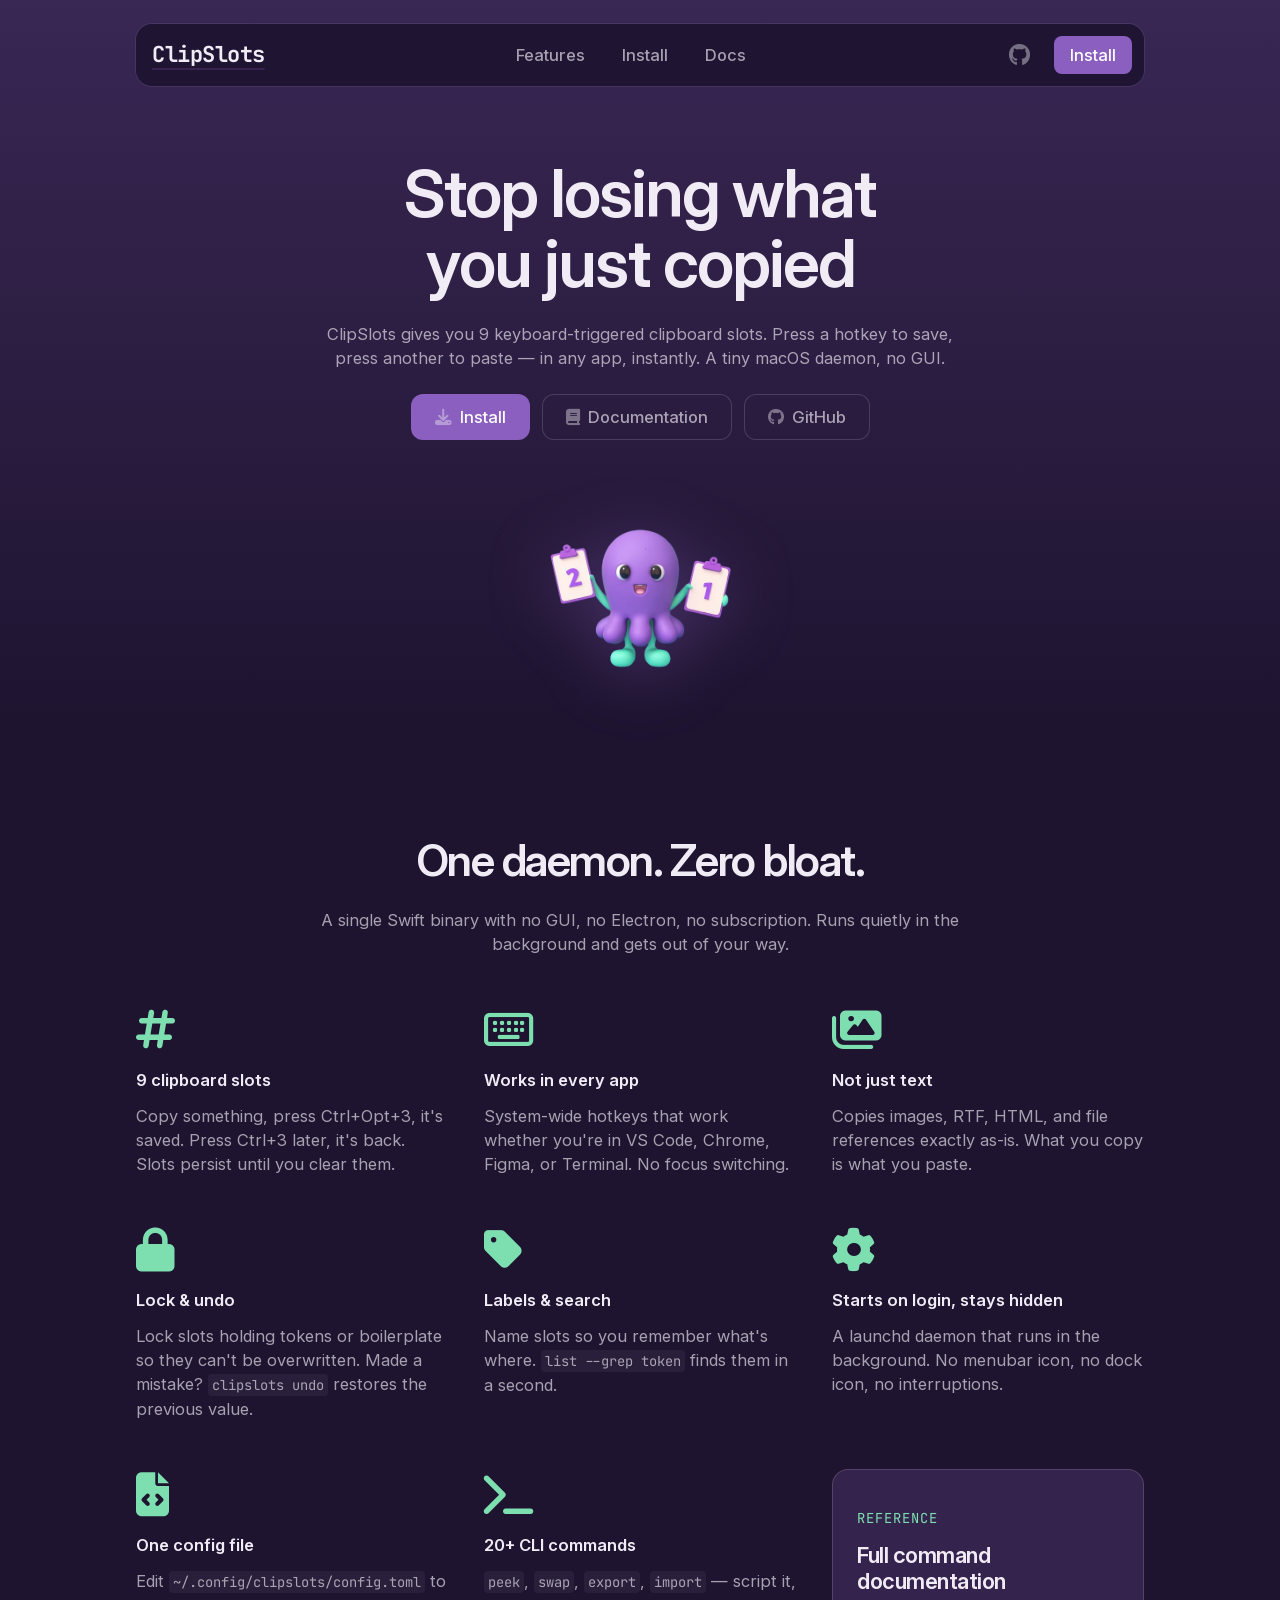
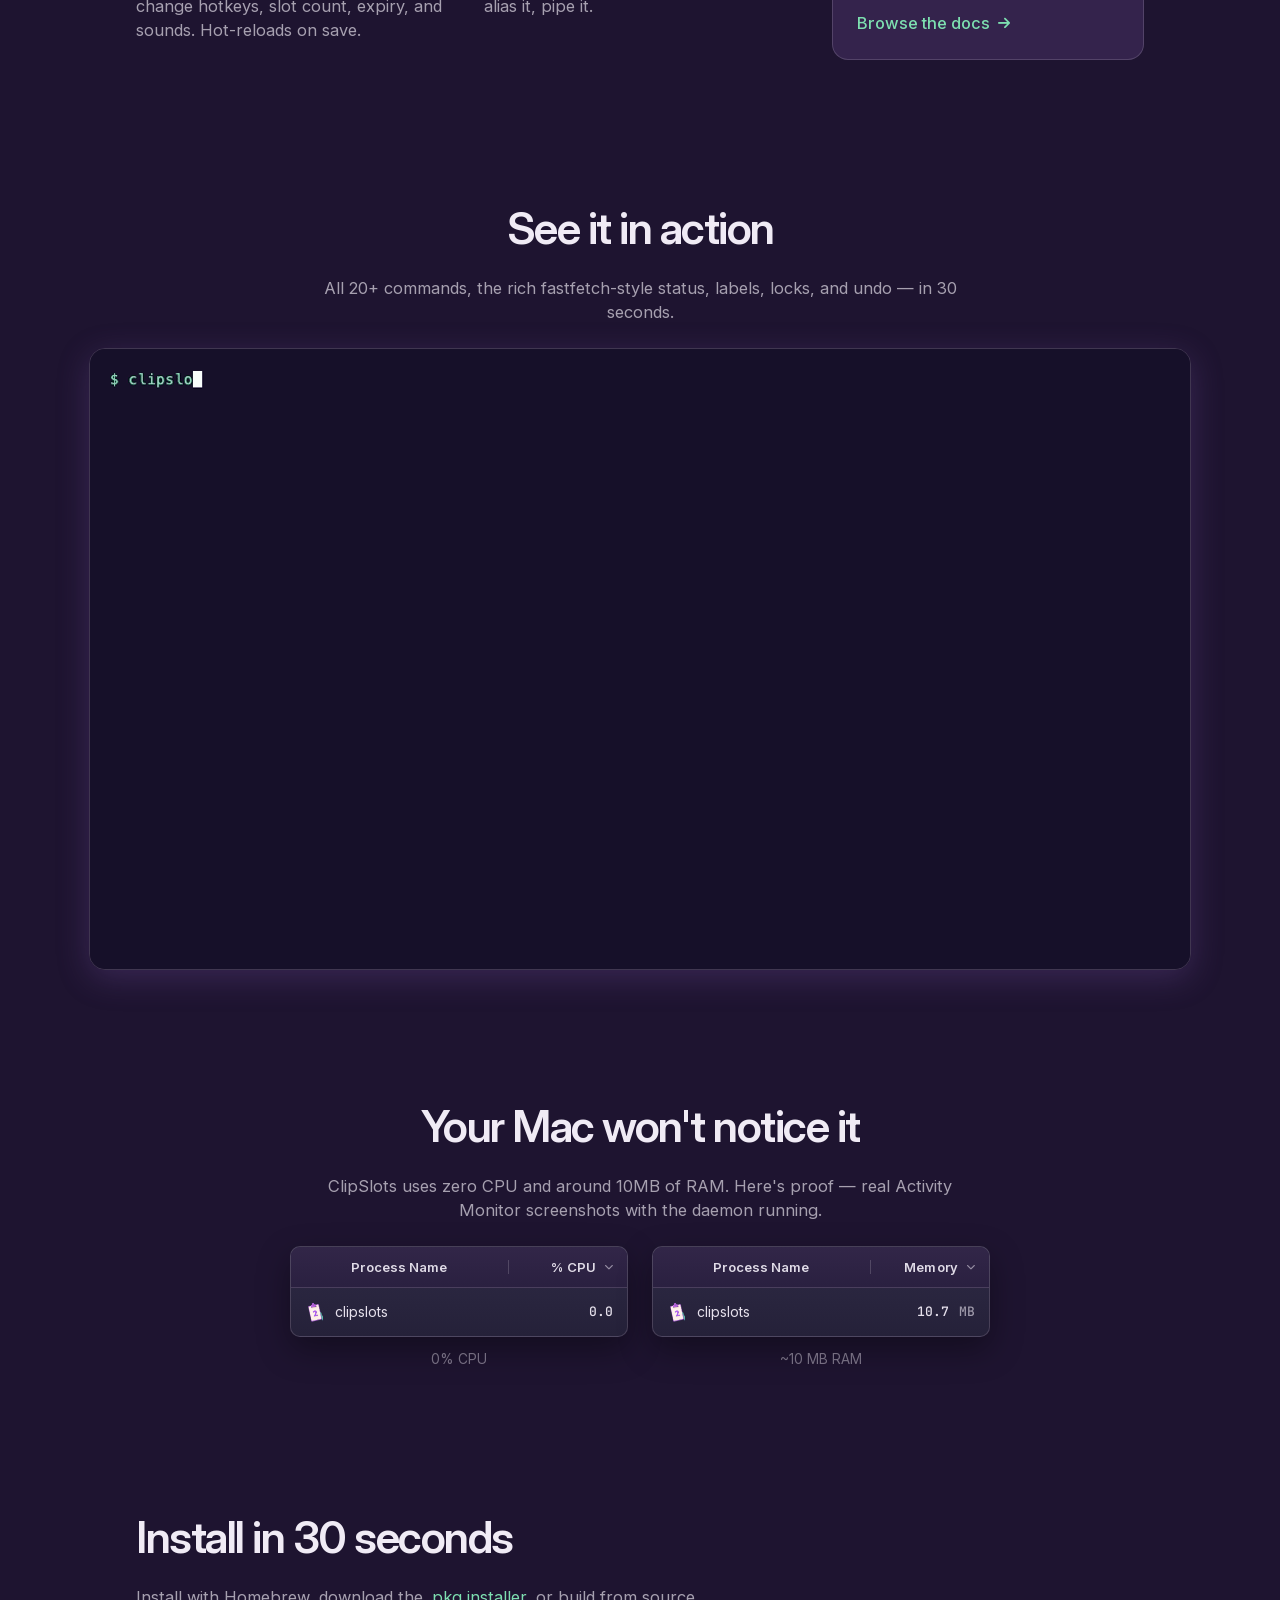
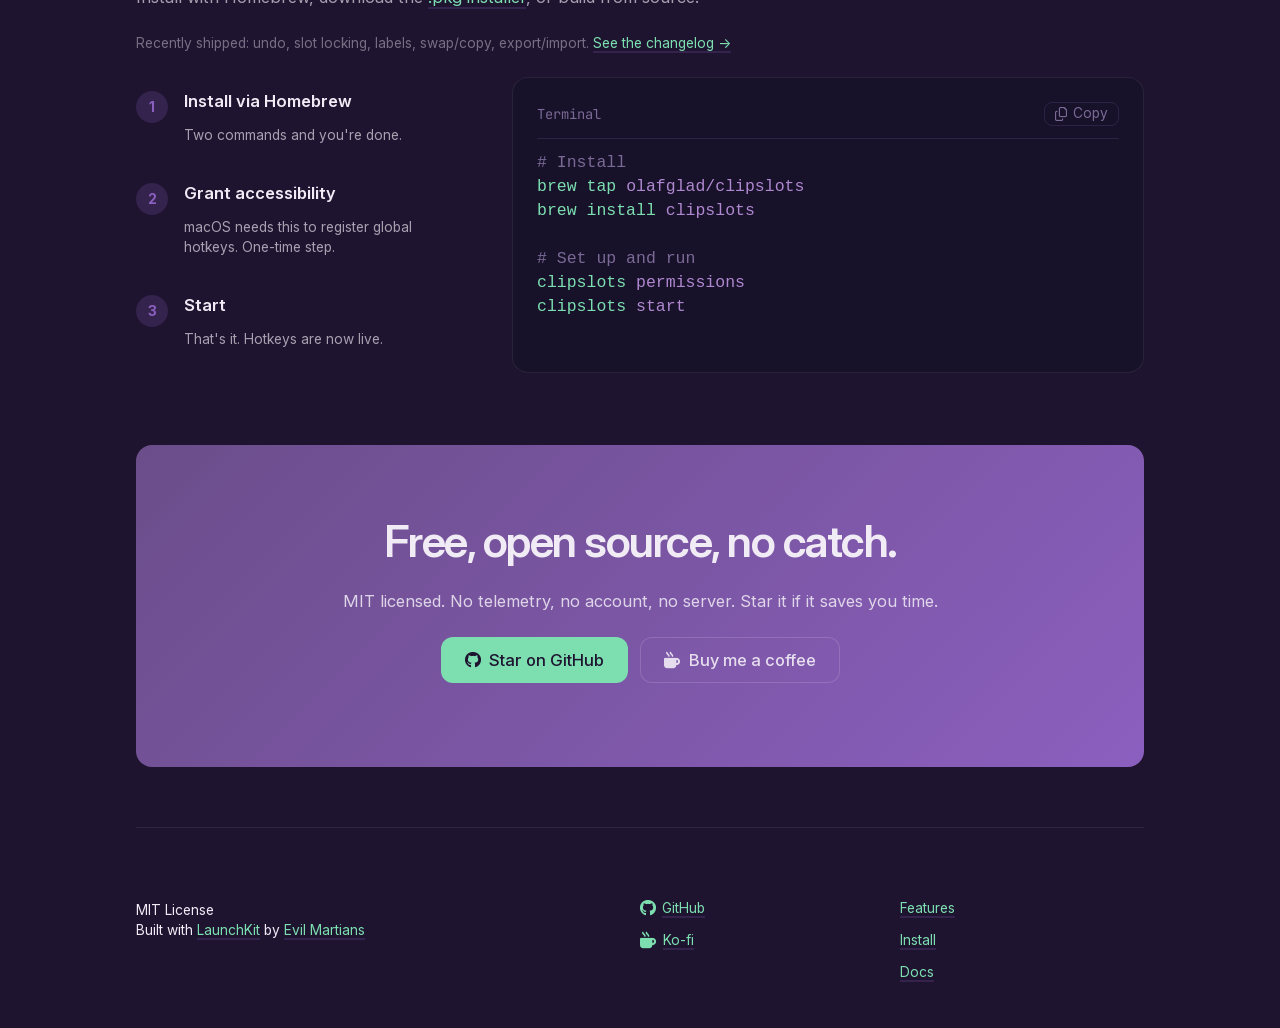
<file: docs/index.html>
<!doctype html>
<html lang="en" class="theme-dark">
  <head>
    <meta charset="utf-8" />
    <title>ClipSlots — Stop losing what you just copied</title>
    <meta
      content="9 keyboard-triggered clipboard slots for macOS. Press a hotkey to save, press another to paste — in any app, instantly."
      name="description"
    />
    <meta content="width=device-width, initial-scale=1" name="viewport" />

    <!-- Open Graph -->
    <meta property="og:type" content="website" />
    <meta property="og:site_name" content="ClipSlots" />
    <meta property="og:locale" content="en_US" />
    <meta
      property="og:title"
      content="ClipSlots — Stop losing what you just copied"
    />
    <meta
      property="og:description"
      content="9 keyboard-triggered clipboard slots for macOS. Press a hotkey to save, press another to paste — in any app, instantly."
    />
    <meta
      property="og:image"
      content="https://clipslots.dev/images/og-image.png"
    />
    <meta property="og:image:width" content="1200" />
    <meta property="og:image:height" content="630" />
    <meta property="og:url" content="https://clipslots.dev" />
    <meta name="twitter:card" content="summary_large_image" />
    <meta name="twitter:title" content="ClipSlots" />
    <meta
      name="twitter:description"
      content="9 keyboard-triggered clipboard slots for macOS. Press a hotkey to save, press another to paste — in any app, instantly."
    />
    <meta
      name="twitter:image"
      content="https://clipslots.dev/images/og-image.png"
    />

    <!-- Favicon and icons -->
    <link rel="icon" href="images/favicon/favicon.ico" sizes="48x48" />
    <link rel="icon" href="images/favicon/favicon.svg" type="image/svg+xml" />
    <link
      rel="icon"
      type="image/png"
      sizes="96x96"
      href="images/favicon/favicon-96x96.png"
    />
    <link
      rel="apple-touch-icon"
      sizes="180x180"
      href="images/favicon/apple-touch-icon.png"
    />
    <link rel="manifest" href="images/favicon/site.webmanifest" />

    <!-- Preload fonts -->
    <link
      rel="preload"
      href="fonts/InterVariable.woff2"
      as="font"
      type="font/woff2"
      crossorigin
    />

    <!-- Styles -->
    <link href="vendor/font-awesome-6.7.2/css/all.min.css" rel="stylesheet" />
    <link href="css/index.css" rel="stylesheet" type="text/css" />
    <link href="css/tablet.css" rel="stylesheet" type="text/css" />
    <link href="css/mobile.css" rel="stylesheet" type="text/css" />
    <script src="js/main.js" type="text/javascript" defer></script>
    <script
      data-goatcounter="https://clipslots.goatcounter.com/count"
      async
      src="//gc.zgo.at/count.js"
    ></script>
  </head>

  <body>
    <div class="background-gradient"></div>
    <div class="page-container">
      <header class="nav-container">
        <a href="" class="nav-brand">
          <span class="brand-text">ClipSlots</span>
        </a>
        <nav role="navigation" class="nav-menu" data-navigation>
          <a href="#features" class="nav-link">Features</a>
          <a href="#install" class="nav-link">Install</a>
          <a href="docs/" class="nav-link">Docs</a>
          <div class="button-group stacked margin-top-l mobile-only">
            <a
              href="https://github.com/olafglad/clipSlots"
              class="button primary"
              target="_blank"
            >
              <div class="fa-brands fa-github icon m"></div>
              View on GitHub
            </a>
          </div>
        </nav>
        <div class="button-group">
          <a
            href="https://github.com/olafglad/clipSlots"
            class="button ghost compact hide-on-mobile"
            target="_blank"
          >
            <div class="fa-brands fa-github icon l"></div>
          </a>
          <a href="#install" class="button primary compact">Install</a>
          <button
            class="button ghost compact nav-hamburger"
            data-mobile-toggle
            aria-label="Show menu"
          >
            <span class="fa-solid fa-bars icon m"></span>
          </button>
        </div>
      </header>
      <main>
        <!-- Hero -->
        <section>
          <div class="heading hero centered">
            <h1 class="balanced">Stop losing what you just copied</h1>
            <p class="paragraph m secondary balanced">
              ClipSlots gives you 9 keyboard-triggered clipboard slots. Press a
              hotkey to save, press another to paste &mdash; in any app,
              instantly. A tiny macOS daemon, no GUI.
            </p>
            <div class="button-group margin-paragraph centered">
              <a href="#install" class="button primary">
                <div class="fa-solid fa-download icon m"></div>
                Install
              </a>
              <a href="docs/" class="button tertiary">
                <div class="fa-solid fa-book icon m"></div>
                Documentation
              </a>
              <a
                href="https://github.com/olafglad/clipSlots"
                class="button tertiary"
                target="_blank"
              >
                <div class="fa-brands fa-github icon m"></div>
                GitHub
              </a>
            </div>
          </div>
          <div class="mascot-container">
            <img
              src="images/mascot.png"
              width="220"
              height="220"
              alt="ClipSlots mascot — a purple octopus holding numbered clipboards"
              class="mascot-hero"
            />
          </div>
        </section>

        <!-- Features -->
        <section id="features">
          <div class="heading centered">
            <h2 class="no-top-margin">One daemon. Zero bloat.</h2>
            <p class="paragraph m secondary">
              A single Swift binary with no GUI, no Electron, no subscription.
              Runs quietly in the background and gets out of your way.
            </p>
          </div>
          <div class="cards-with-icons-container">
            <div class="card-with-icon horizontal">
              <div class="fa-solid fa-hashtag icon xl color-teal"></div>
              <div class="feature-heading">
                <p class="paragraph m bold">9 clipboard slots</p>
                <p class="paragraph m secondary">
                  Copy something, press Ctrl+Opt+3, it's saved. Press Ctrl+3
                  later, it's back. Slots persist until you clear them.
                </p>
              </div>
            </div>
            <div class="card-with-icon horizontal">
              <div class="fa-regular fa-keyboard icon xl color-teal"></div>
              <div class="feature-heading">
                <p class="paragraph m bold">Works in every app</p>
                <p class="paragraph m secondary">
                  System-wide hotkeys that work whether you're in VS Code,
                  Chrome, Figma, or Terminal. No focus switching.
                </p>
              </div>
            </div>
            <div class="card-with-icon horizontal">
              <div class="fa-solid fa-images icon xl color-teal"></div>
              <div class="feature-heading">
                <p class="paragraph m bold">Not just text</p>
                <p class="paragraph m secondary">
                  Copies images, RTF, HTML, and file references exactly as-is.
                  What you copy is what you paste.
                </p>
              </div>
            </div>
            <div class="card-with-icon horizontal">
              <div class="fa-solid fa-lock icon xl color-teal"></div>
              <div class="feature-heading">
                <p class="paragraph m bold">Lock &amp; undo</p>
                <p class="paragraph m secondary">
                  Lock slots holding tokens or boilerplate so they can't be
                  overwritten. Made a mistake?
                  <span class="inline-code">clipslots undo</span> restores
                  the previous value.
                </p>
              </div>
            </div>
            <div class="card-with-icon horizontal">
              <div class="fa-solid fa-tag icon xl color-teal"></div>
              <div class="feature-heading">
                <p class="paragraph m bold">Labels &amp; search</p>
                <p class="paragraph m secondary">
                  Name slots so you remember what's where.
                  <span class="inline-code">list --grep token</span> finds them
                  in a second.
                </p>
              </div>
            </div>
            <div class="card-with-icon horizontal">
              <div class="fa-solid fa-gear icon xl color-teal"></div>
              <div class="feature-heading">
                <p class="paragraph m bold">Starts on login, stays hidden</p>
                <p class="paragraph m secondary">
                  A launchd daemon that runs in the background. No menubar icon,
                  no dock icon, no interruptions.
                </p>
              </div>
            </div>
            <div class="card-with-icon horizontal">
              <div class="fa-solid fa-file-code icon xl color-teal"></div>
              <div class="feature-heading">
                <p class="paragraph m bold">One config file</p>
                <p class="paragraph m secondary">
                  Edit
                  <span class="inline-code"
                    >~/.config/clipslots/config.toml</span
                  >
                  to change hotkeys, slot count, expiry, and sounds.
                  Hot-reloads on save.
                </p>
              </div>
            </div>
            <div class="card-with-icon horizontal">
              <div class="fa-solid fa-terminal icon xl color-teal"></div>
              <div class="feature-heading">
                <p class="paragraph m bold">20+ CLI commands</p>
                <p class="paragraph m secondary">
                  <span class="inline-code">peek</span>,
                  <span class="inline-code">swap</span>,
                  <span class="inline-code">export</span>,
                  <span class="inline-code">import</span> — script it, alias
                  it, pipe it.
                </p>
              </div>
            </div>
            <a class="card-with-icon reference-tile" href="docs/">
              <div>
                <p class="reference-tile-label">Reference</p>
                <p class="reference-tile-title">Full command documentation</p>
              </div>
              <span class="reference-tile-arrow">
                Browse the docs
                <span class="fa-solid fa-arrow-right icon s"></span>
              </span>
            </a>
          </div>
        </section>

        <!-- Terminal demo -->
        <section>
          <div class="heading centered">
            <h2 class="no-top-margin">See it in action</h2>
            <p class="paragraph m secondary">
              All 20+ commands, the rich fastfetch-style status, labels,
              locks, and undo — in 30 seconds.
            </p>
          </div>
          <div class="image-wide demo-gif-wrap">
            <img
              src="images/demo.gif"
              alt="ClipSlots terminal demo — clipslots help, status, list, lock, undo"
              class="demo-gif"
            />
          </div>
        </section>

        <!-- Lightweight -->
        <section id="lightweight">
          <div class="heading centered">
            <h2 class="no-top-margin">Your Mac won't notice it</h2>
            <p class="paragraph m secondary">
              ClipSlots uses zero CPU and around 10MB of RAM. Here's proof
              &mdash; real Activity Monitor screenshots with the daemon running.
            </p>
          </div>
          <div class="resource-proof-grid">
            <div class="resource-proof">
              <div
                class="monitor-card"
                role="img"
                aria-label="Activity Monitor showing clipslots using 0.0 percent CPU"
              >
                <div class="monitor-header">
                  <span class="monitor-col-name">Process Name</span>
                  <span class="monitor-divider"></span>
                  <span class="monitor-col-value">
                    % CPU
                    <span class="fa-solid fa-chevron-down monitor-chevron" aria-hidden="true"></span>
                  </span>
                </div>
                <div class="monitor-row">
                  <span class="monitor-process">
                    <img
                      src="images/clipboard-favicon.png"
                      alt=""
                      class="monitor-app-icon"
                      aria-hidden="true"
                    />
                    clipslots
                  </span>
                  <span class="monitor-value">0.0</span>
                </div>
              </div>
              <p class="resource-caption paragraph s tertiary">0% CPU</p>
            </div>
            <div class="resource-proof">
              <div
                class="monitor-card"
                role="img"
                aria-label="Activity Monitor showing clipslots using 10.7 MB of memory"
              >
                <div class="monitor-header">
                  <span class="monitor-col-name">Process Name</span>
                  <span class="monitor-divider"></span>
                  <span class="monitor-col-value">
                    Memory
                    <span class="fa-solid fa-chevron-down monitor-chevron" aria-hidden="true"></span>
                  </span>
                </div>
                <div class="monitor-row">
                  <span class="monitor-process">
                    <img
                      src="images/clipboard-favicon.png"
                      alt=""
                      class="monitor-app-icon"
                      aria-hidden="true"
                    />
                    clipslots
                  </span>
                  <span class="monitor-value">10.7<span class="monitor-unit">&nbsp;MB</span></span>
                </div>
              </div>
              <p class="resource-caption paragraph s tertiary">~10 MB RAM</p>
            </div>
          </div>
        </section>

        <!-- Install -->
        <section id="install">
          <div class="heading">
            <h2 class="no-top-margin">Install in 30 seconds</h2>
            <p class="paragraph m secondary">
              Install with Homebrew, download the
              <a
                href="https://github.com/olafglad/clipSlots/releases/latest/download/ClipSlots.pkg"
                class="color-teal"
                >.pkg installer</a
              >, or build from source.
            </p>
            <p class="paragraph s tertiary">
              Recently shipped: undo, slot locking, labels, swap/copy,
              export/import.
              <a
                href="https://github.com/olafglad/clipSlots/releases"
                target="_blank"
                class="color-teal"
                >See the changelog →</a
              >
            </p>
          </div>
          <div class="grid columns-1/2-1 gap-xl">
            <div class="install-steps">
              <div class="install-step">
                <div class="step-number">1</div>
                <div>
                  <p class="paragraph m bold no-top-margin">
                    Install via Homebrew
                  </p>
                  <p class="paragraph s secondary">
                    Two commands and you're done.
                  </p>
                </div>
              </div>
              <div class="install-step">
                <div class="step-number">2</div>
                <div>
                  <p class="paragraph m bold no-top-margin">
                    Grant accessibility
                  </p>
                  <p class="paragraph s secondary">
                    macOS needs this to register global hotkeys. One-time step.
                  </p>
                </div>
              </div>
              <div class="install-step">
                <div class="step-number">3</div>
                <div>
                  <p class="paragraph m bold no-top-margin">Start</p>
                  <p class="paragraph s secondary">
                    That's it. Hotkeys are now live.
                  </p>
                </div>
              </div>
            </div>
            <div class="card-code-block dark">
              <div class="code-block-header">
                <span class="code-block-label">Terminal</span>
                <button
                  class="copy-button"
                  data-copy="brew tap olafglad/clipslots
brew install clipslots
clipslots permissions
clipslots start"
                  aria-label="Copy to clipboard"
                >
                  <span class="fa-regular fa-copy icon s"></span>
                  <span class="copy-label">Copy</span>
                </button>
              </div>
              <pre
                style="margin: 0; color: #c9bfd9"
              ><code><span class="line"><span style="color:#7B6A96"># Install</span></span>
<span class="line"><span style="color:#7DDFB0">brew tap</span> <span style="color:#B088D0">olafglad/clipslots</span></span>
<span class="line"><span style="color:#7DDFB0">brew install</span> <span style="color:#B088D0">clipslots</span></span>
<span class="line"></span>
<span class="line"><span style="color:#7B6A96"># Set up and run</span></span>
<span class="line"><span style="color:#7DDFB0">clipslots</span> <span style="color:#B088D0">permissions</span></span>
<span class="line"><span style="color:#7DDFB0">clipslots</span> <span style="color:#B088D0">start</span></span></code></pre>
            </div>
          </div>
        </section>

        <!-- CTA -->
        <section class="promo-cta">
          <div class="heading centered">
            <h2>Free, open source, no catch.</h2>
            <p class="paragraph m" style="opacity: 0.85">
              MIT licensed. No telemetry, no account, no server. Star it if it
              saves you time.
            </p>
            <div class="button-group margin-paragraph centered">
              <a
                href="https://github.com/olafglad/clipSlots"
                class="button teal"
                target="_blank"
              >
                <div class="fa-brands fa-github icon m"></div>
                Star on GitHub
              </a>
              <a
                href="https://ko-fi.com/olafglad"
                class="button tertiary"
                target="_blank"
                style="
                  border-color: rgba(255, 255, 255, 0.3);
                  color: rgba(255, 255, 255, 0.8);
                "
              >
                <div class="fa-solid fa-mug-hot icon m"></div>
                Buy me a coffee
              </a>
            </div>
          </div>
        </section>
      </main>
      <footer class="footer">
        <div class="footer-menu">
          <div>
            <p class="paragraph s">
              MIT License<br />
              Built with
              <a
                href="https://launchkit.evilmartians.io"
                target="_blank"
                class="color-teal"
                >LaunchKit</a
              >
              by
              <a
                href="https://evilmartians.com"
                target="_blank"
                class="color-teal"
                >Evil Martians</a
              >
            </p>
          </div>
          <div>
            <div class="link-list">
              <a
                href="https://github.com/olafglad/clipSlots"
                class="icon-link ui s color-teal"
                target="_blank"
              >
                <div class="fa-brands fa-github icon m"></div>
                <div class="pseudo-link">GitHub</div>
              </a>
              <a
                href="https://ko-fi.com/olafglad"
                class="icon-link ui s color-teal"
                target="_blank"
              >
                <div class="fa-solid fa-mug-hot icon m"></div>
                <div class="pseudo-link">Ko-fi</div>
              </a>
            </div>
          </div>
          <div>
            <div class="link-list">
              <a href="#features" class="ui s color-teal">Features</a>
              <a href="#install" class="ui s color-teal">Install</a>
              <a href="docs/" class="ui s color-teal">Docs</a>
            </div>
          </div>
        </div>
      </footer>
    </div>
  </body>
</html>
</file>
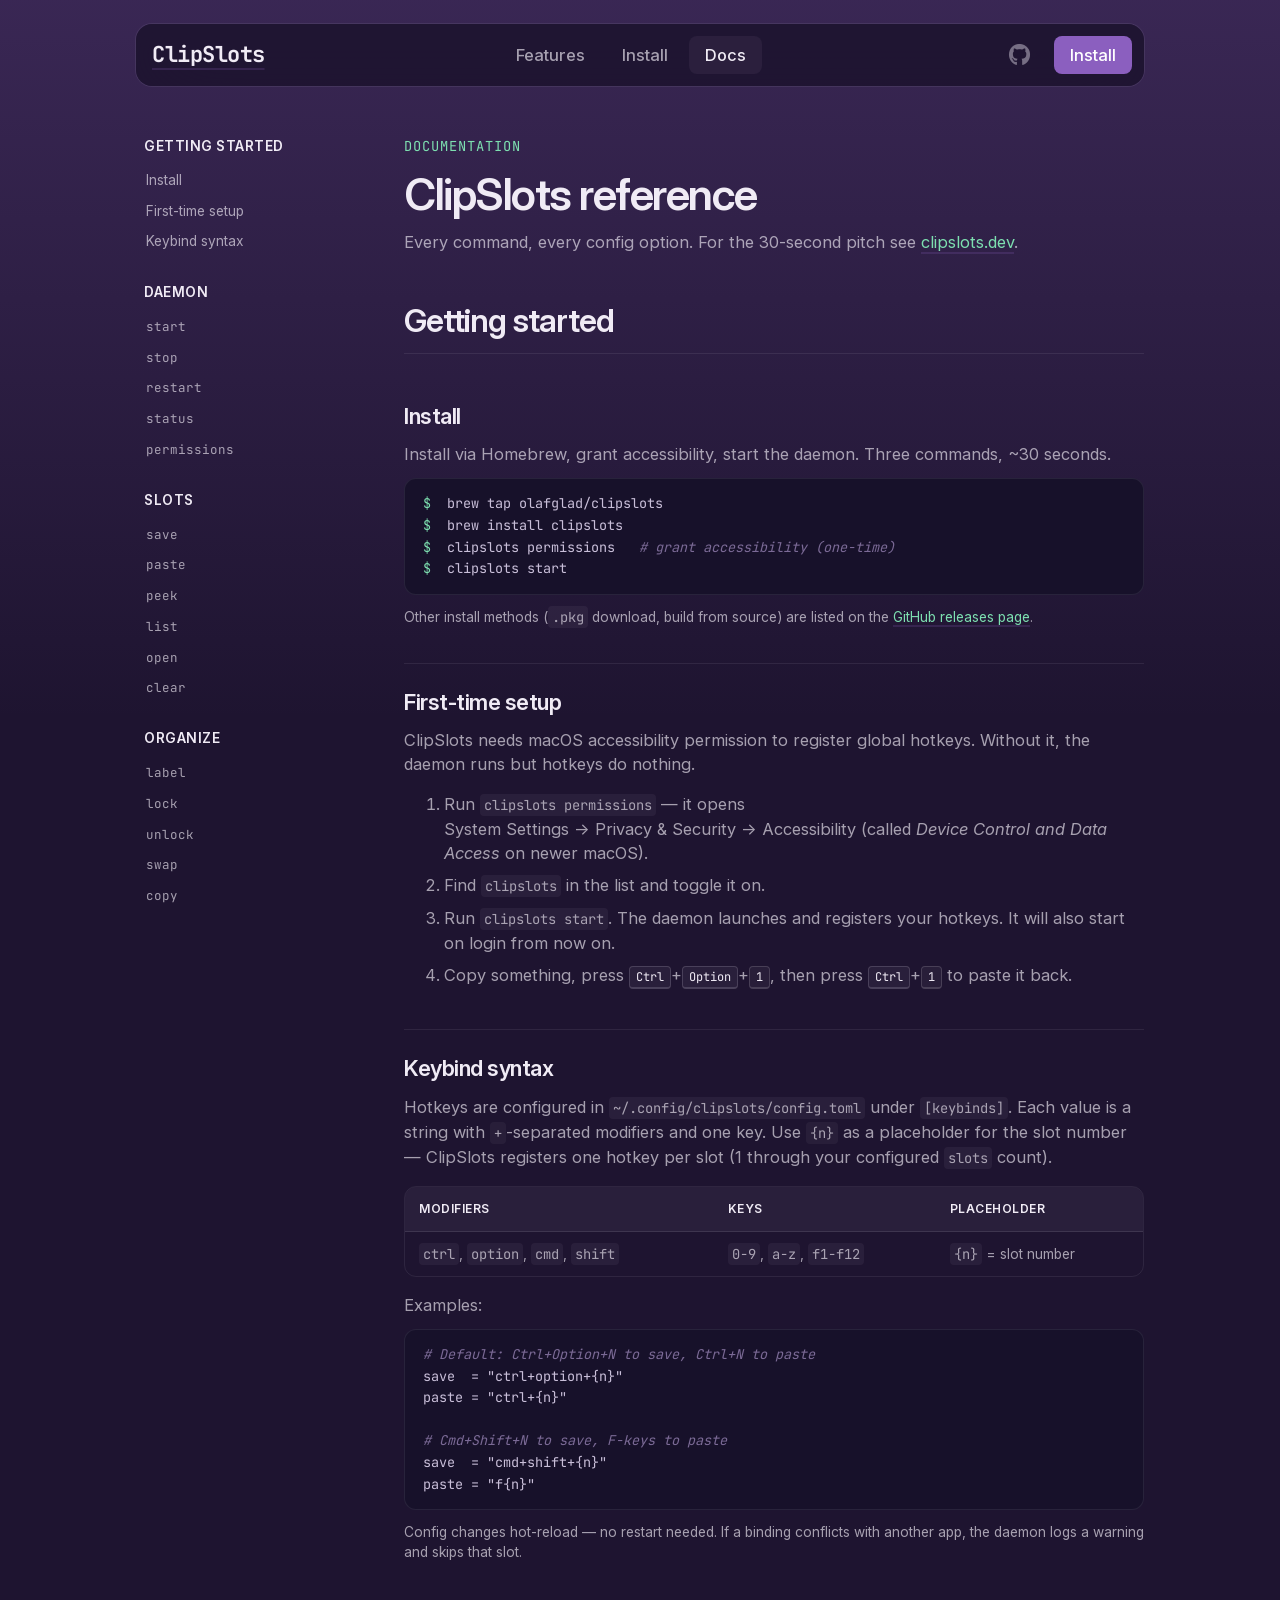
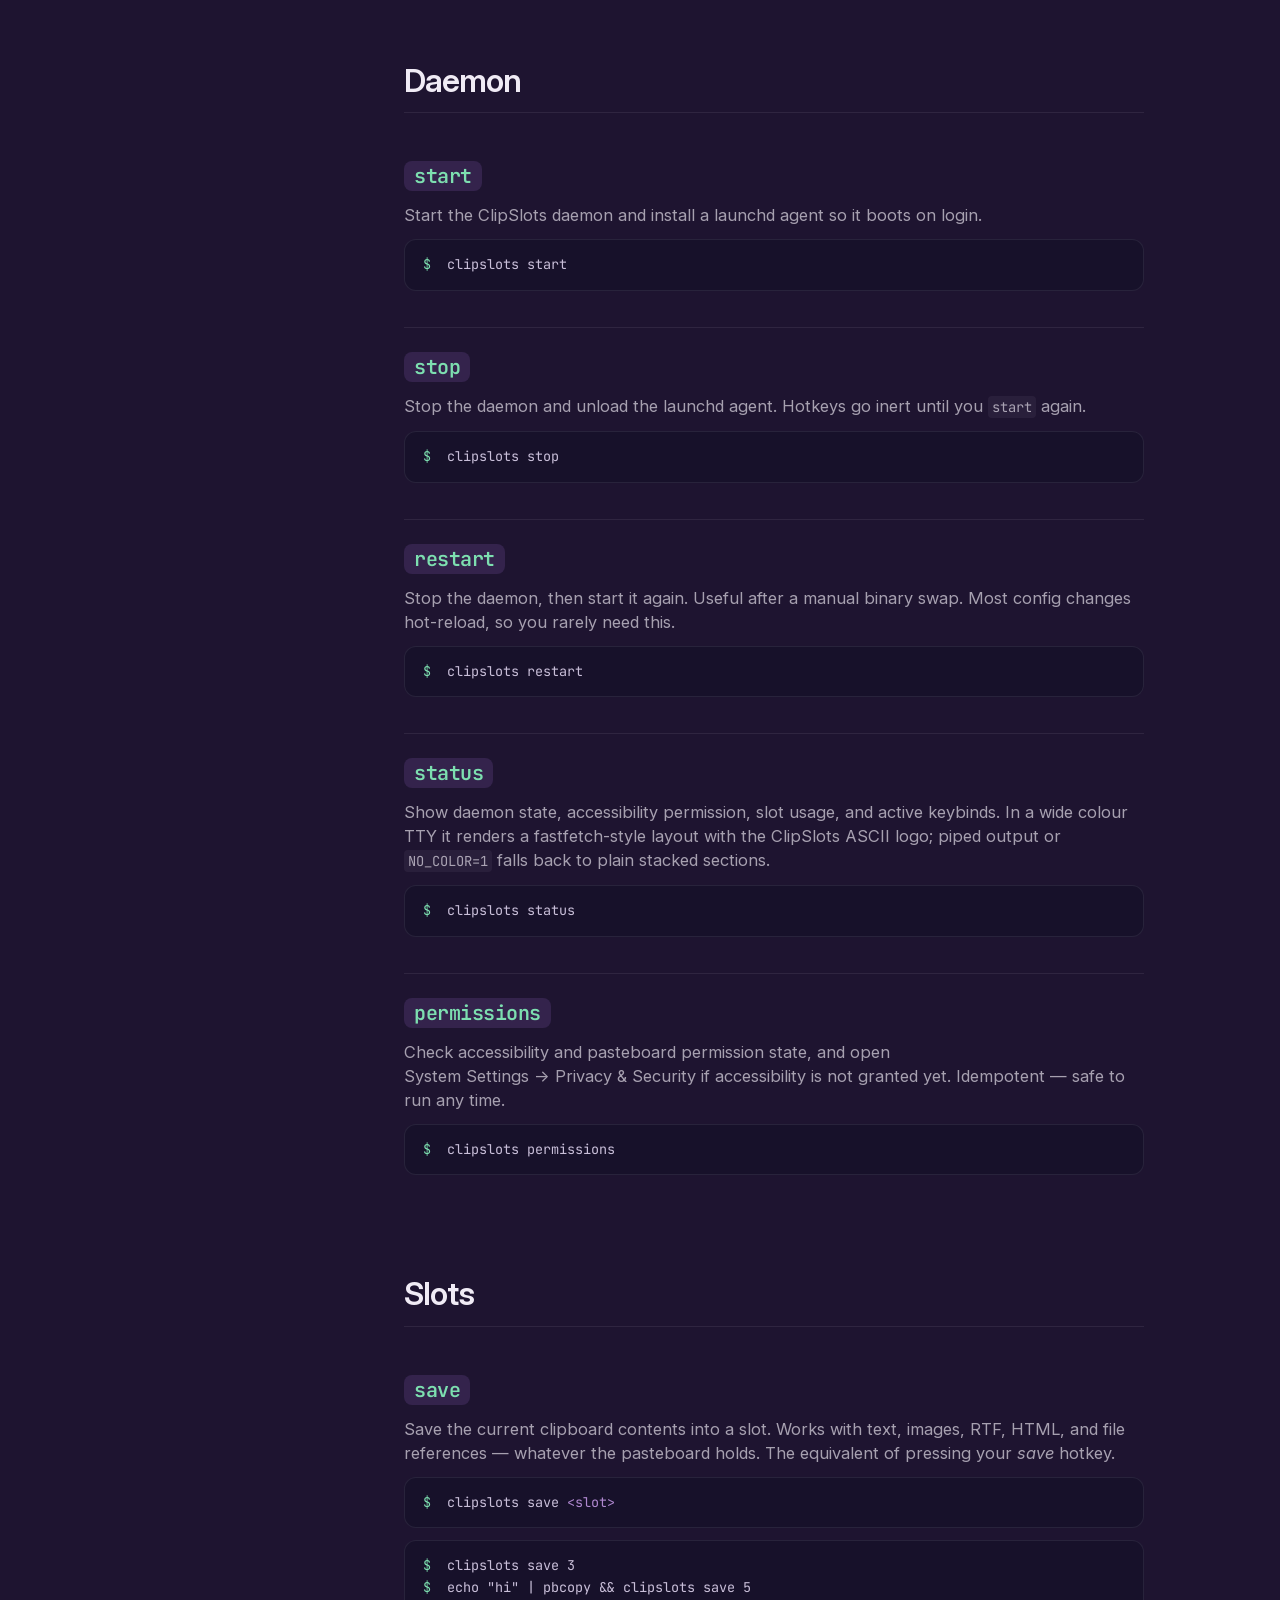
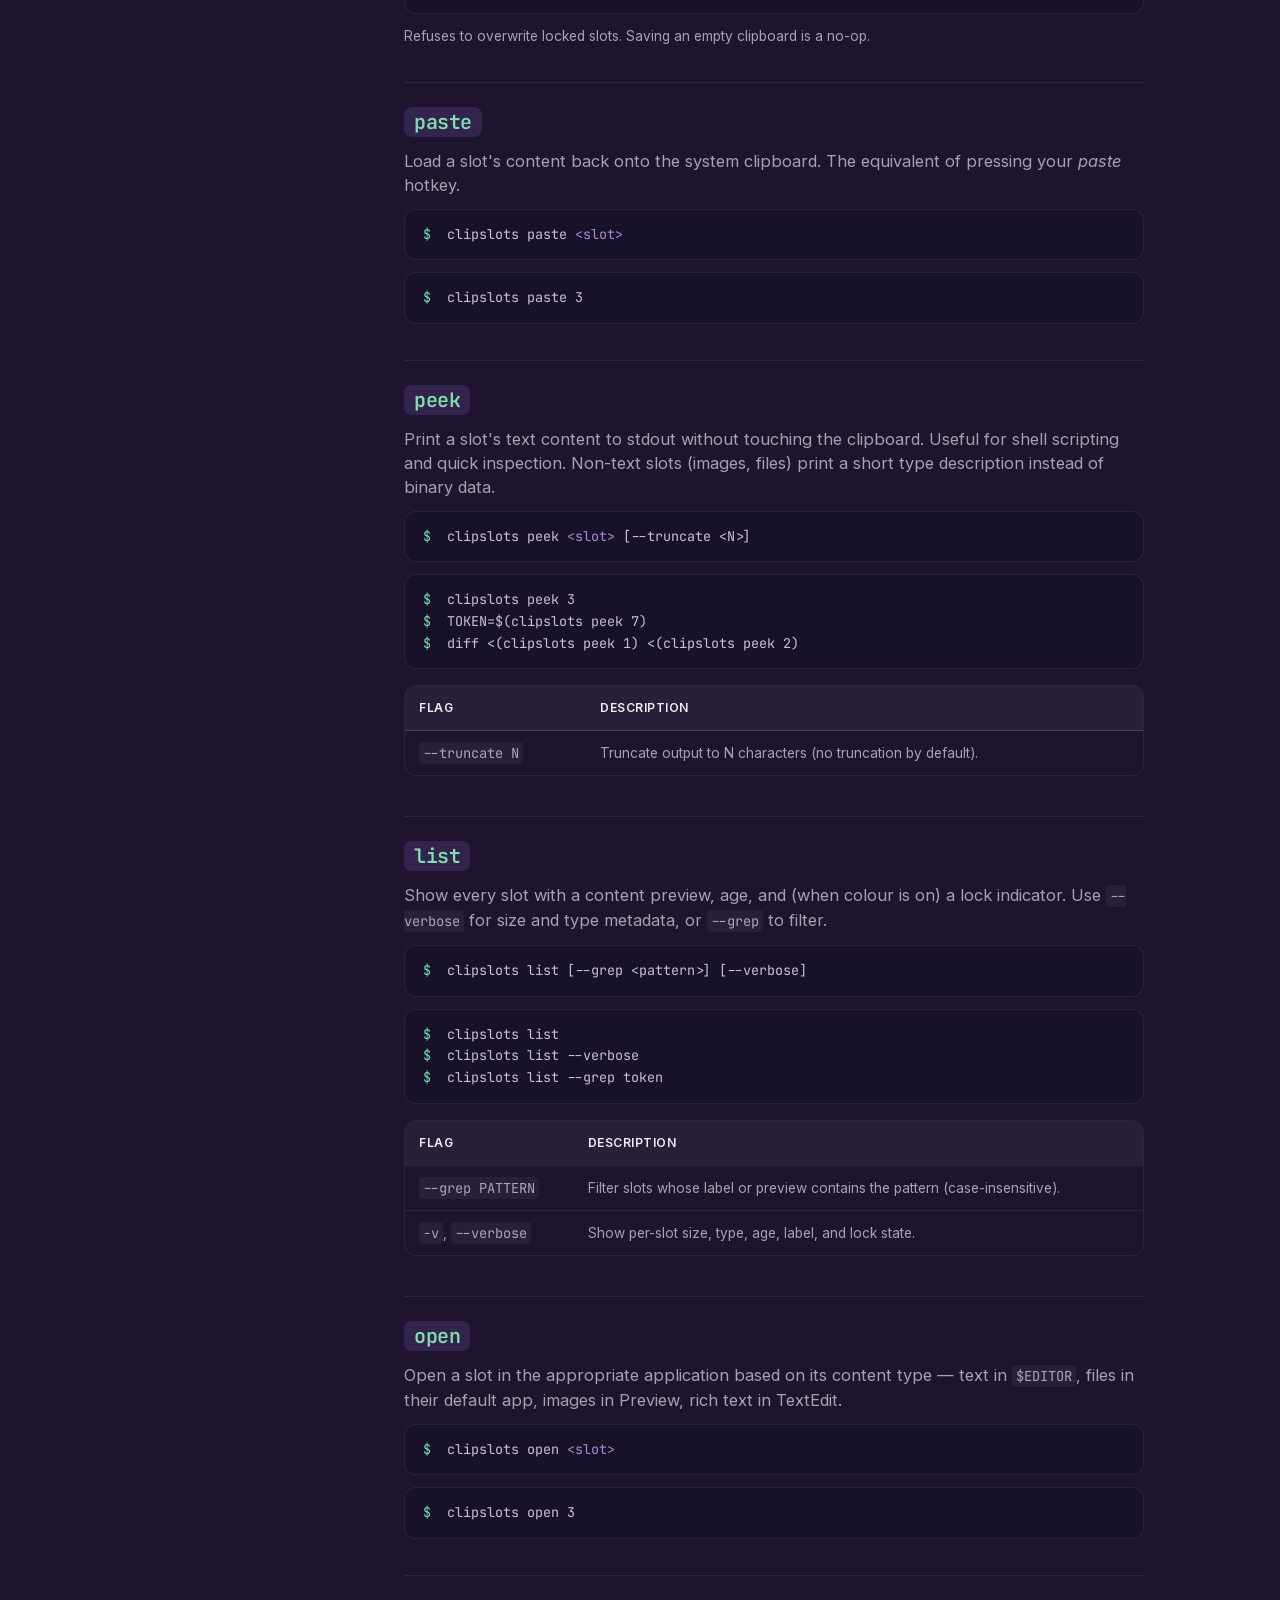
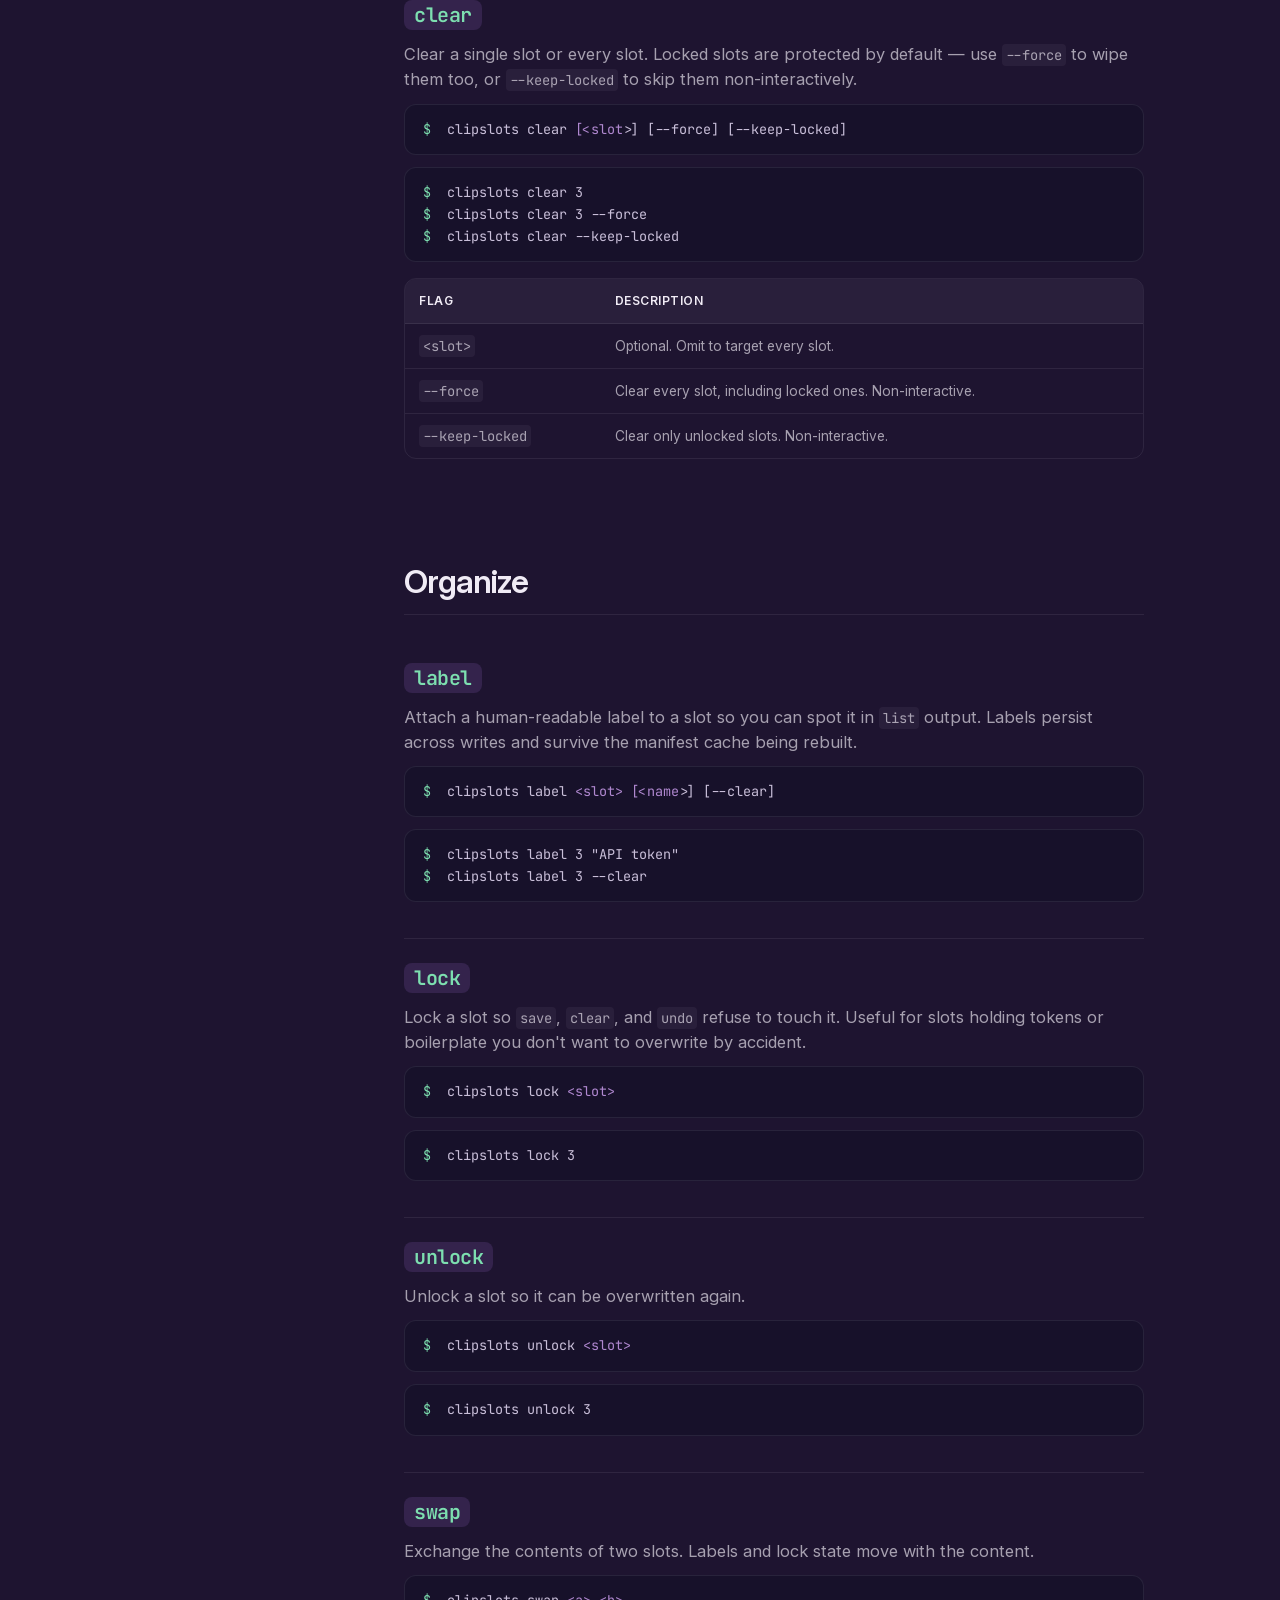
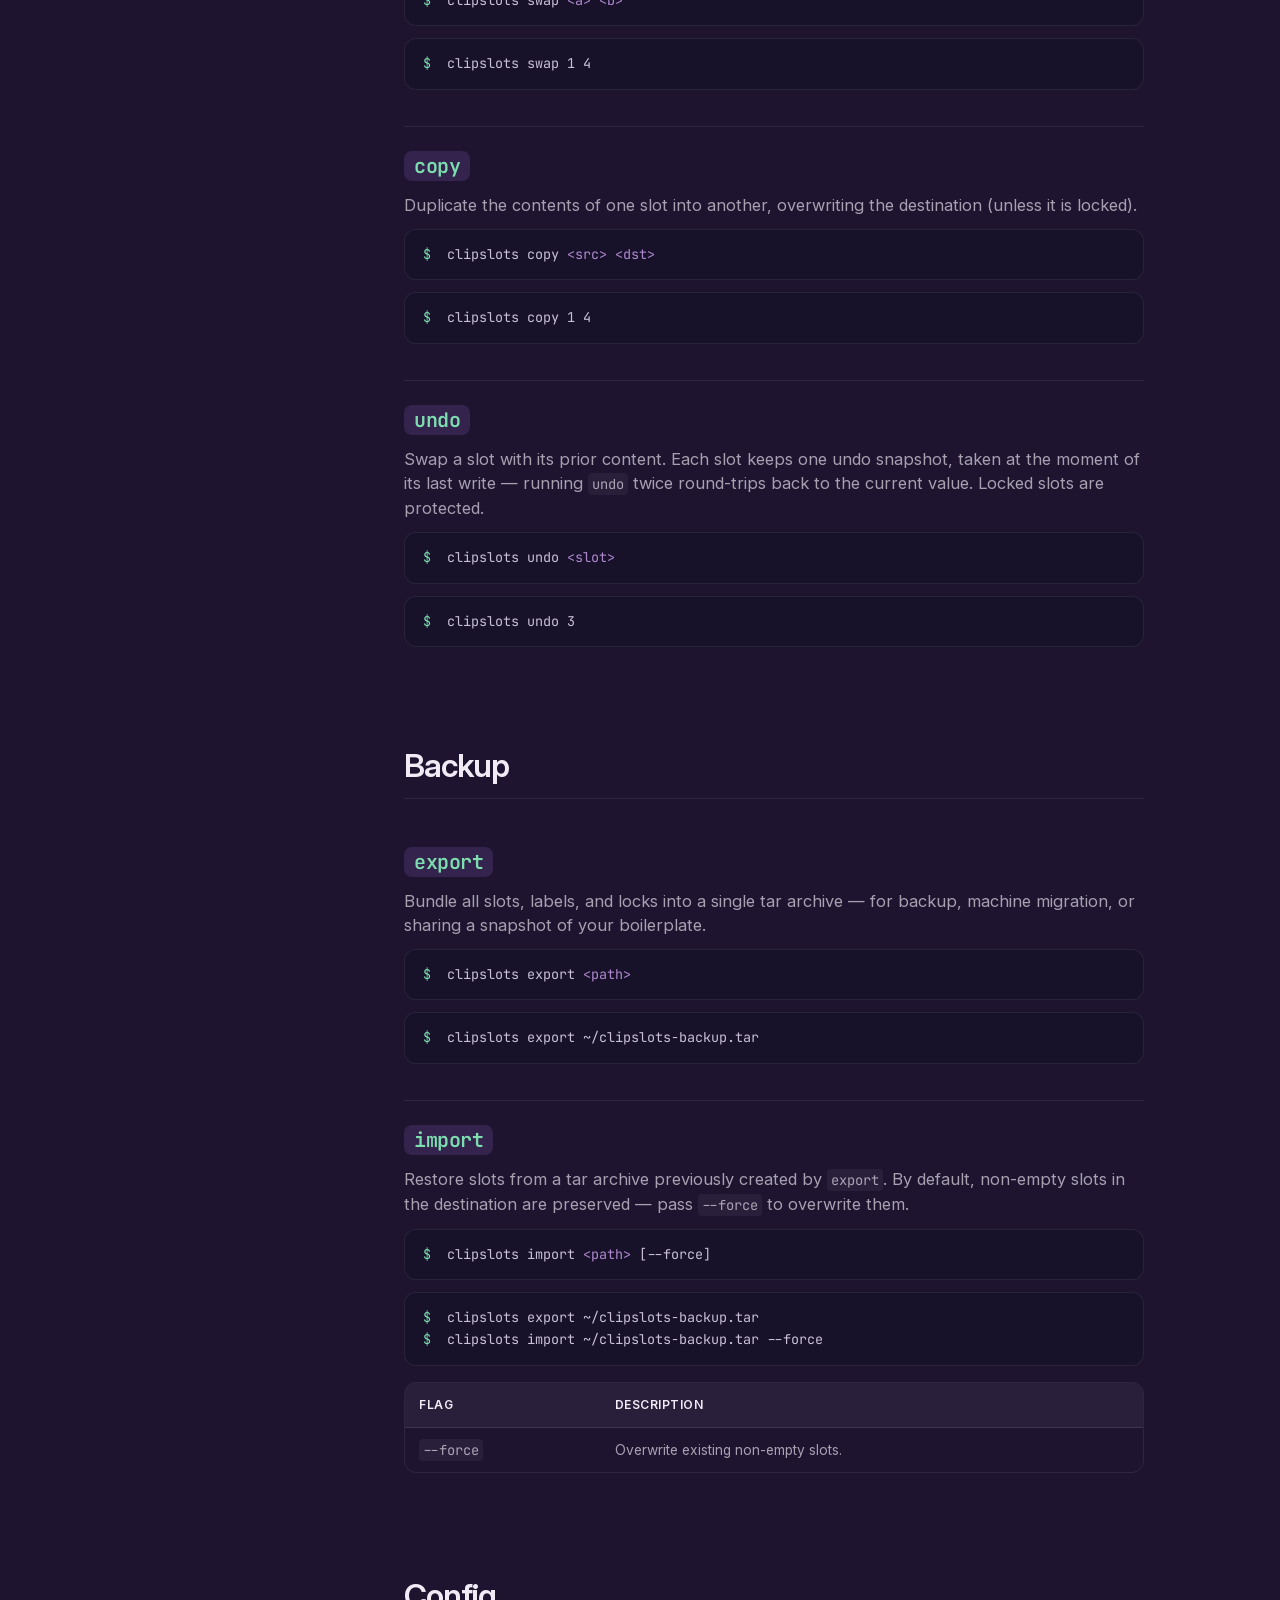
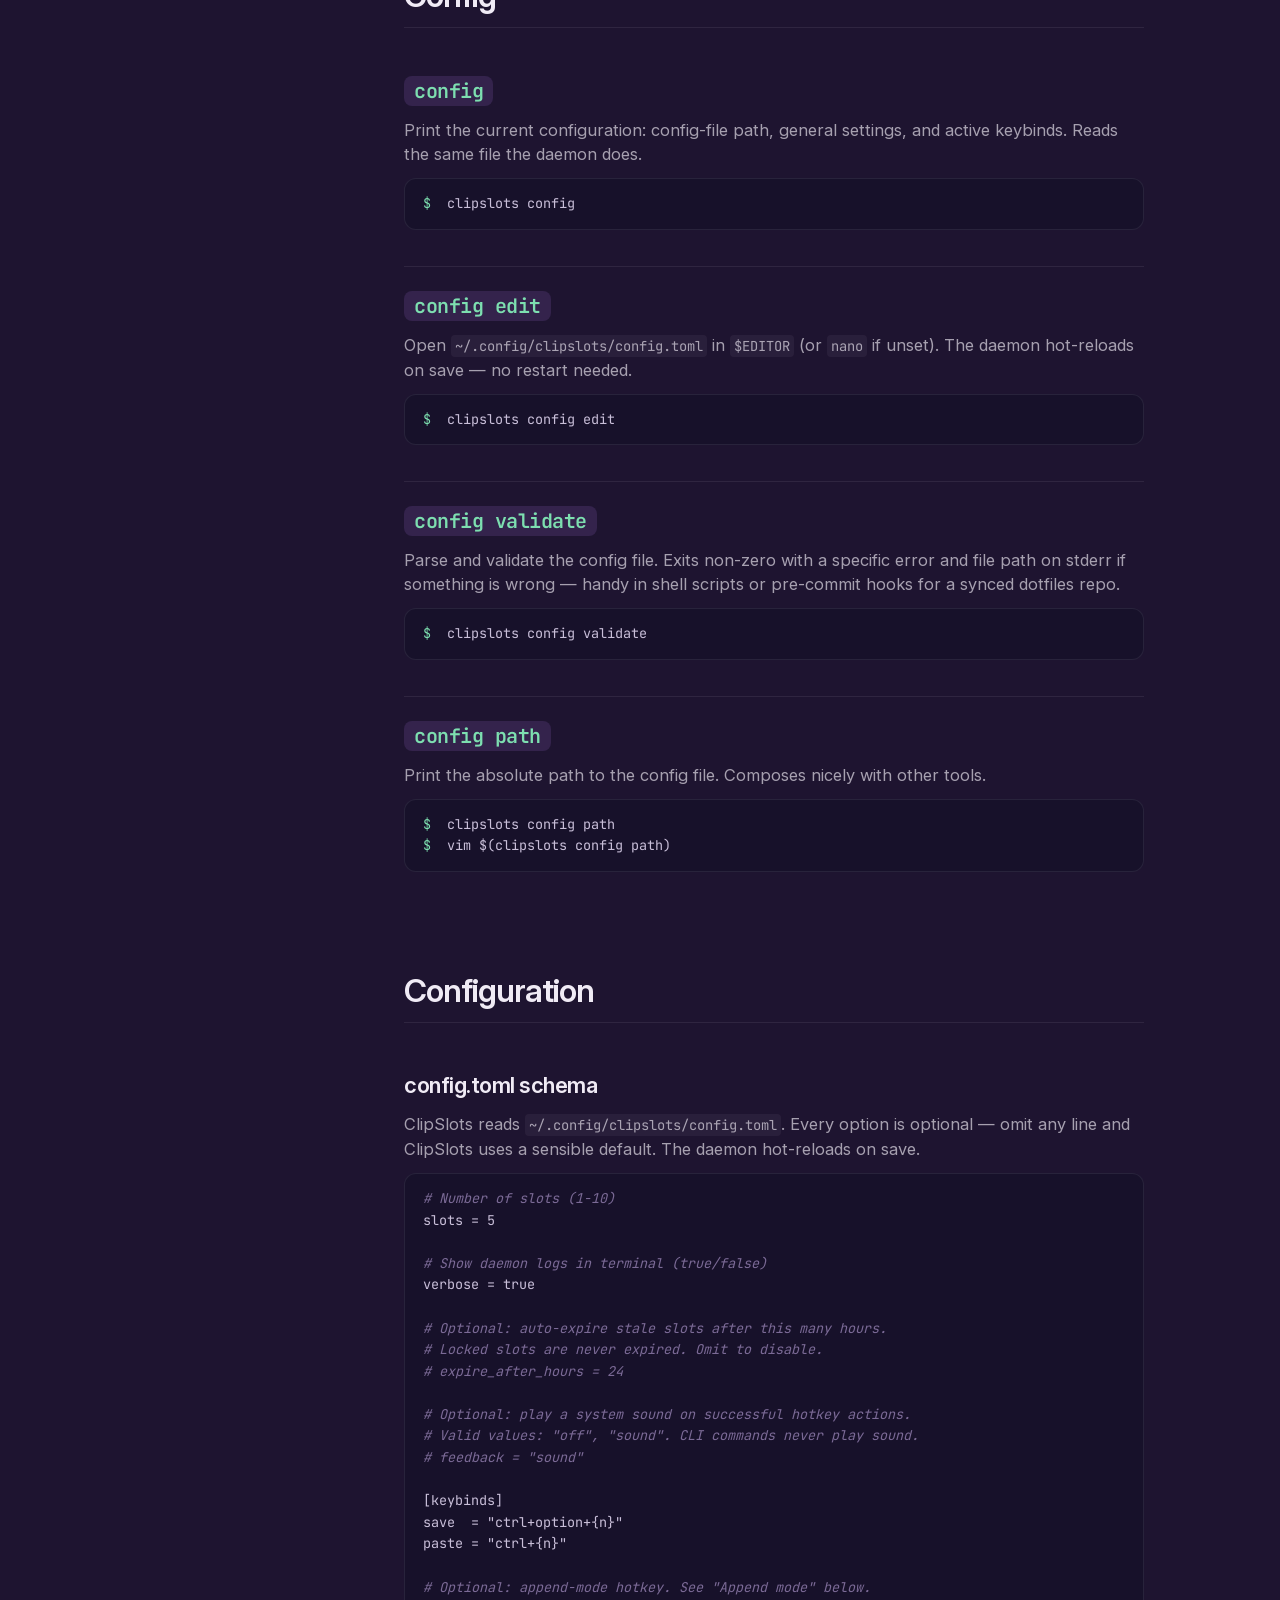
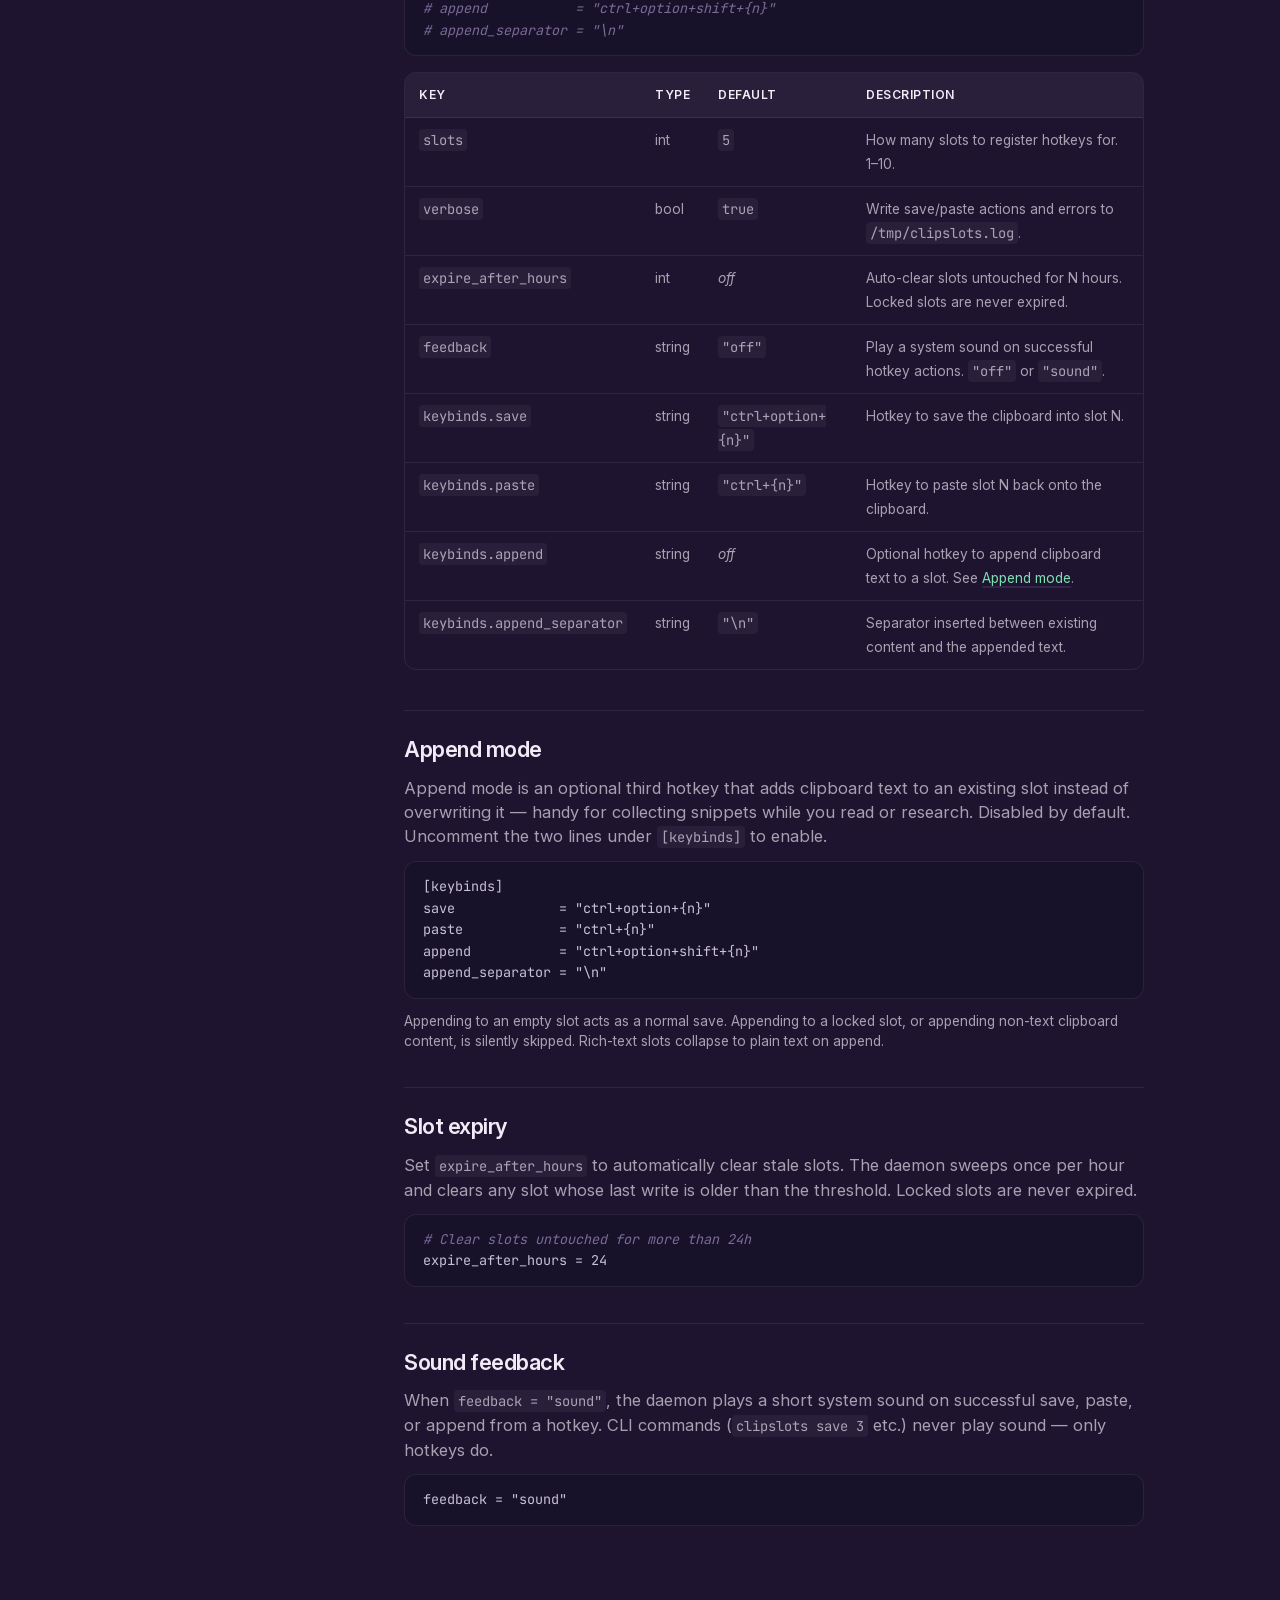
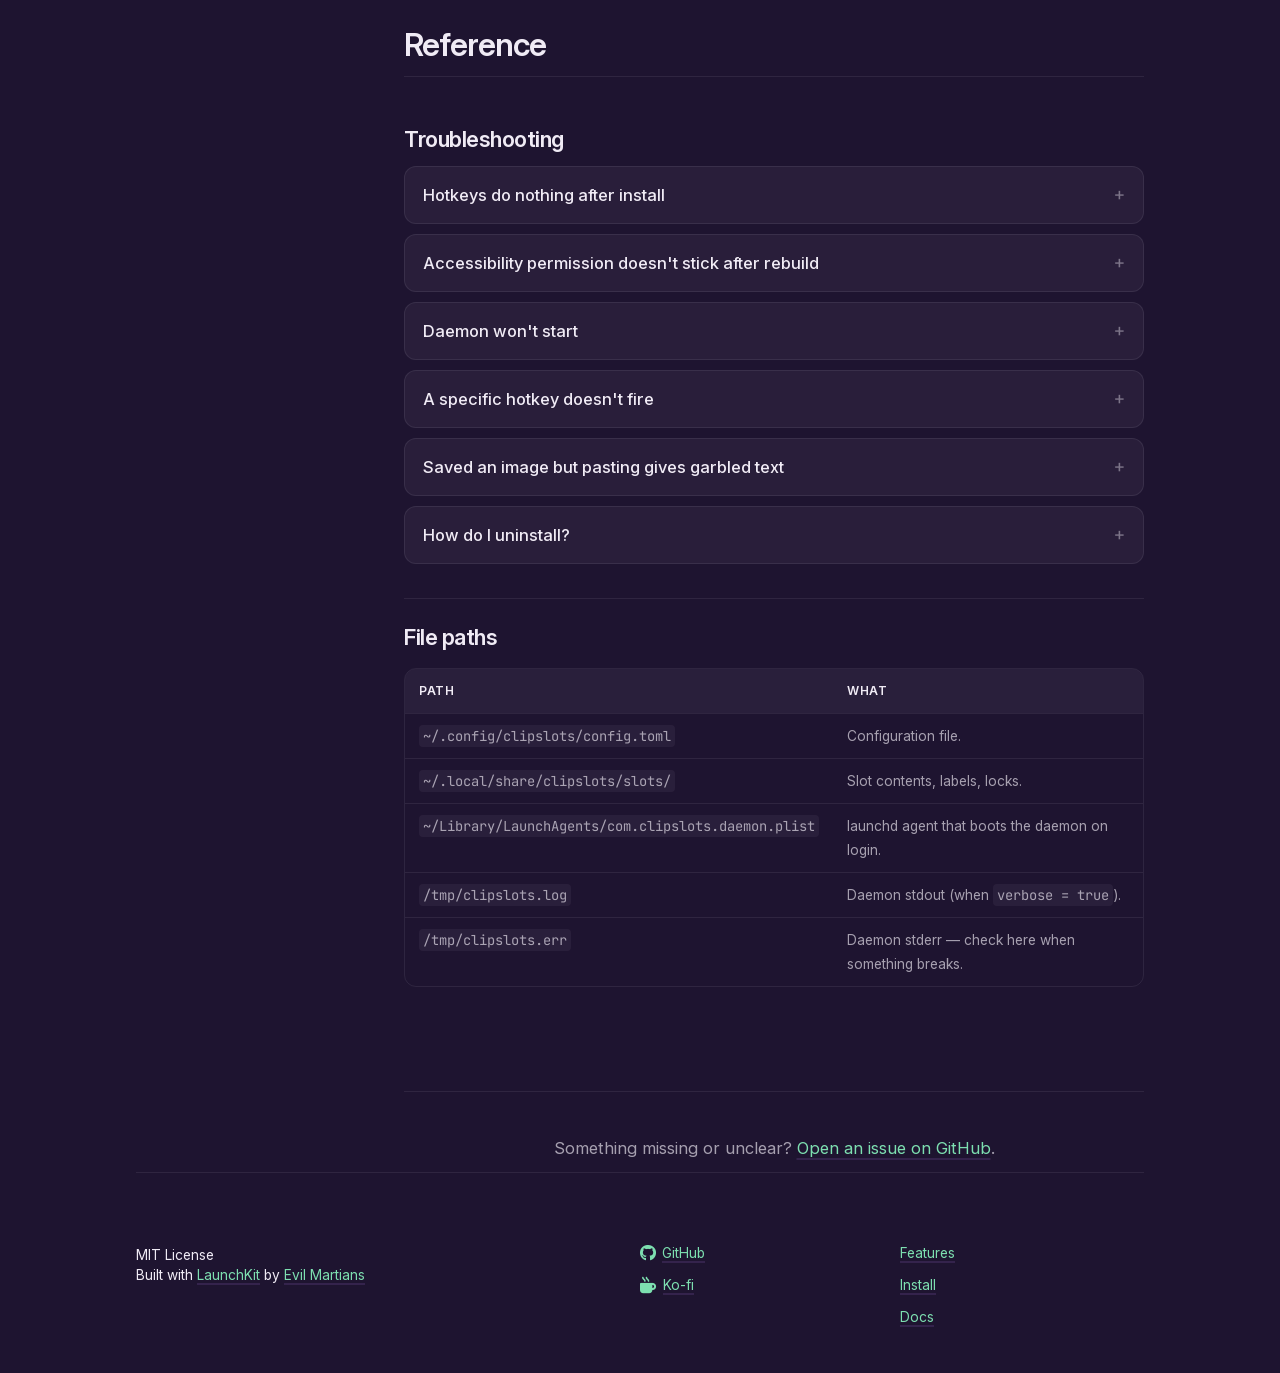
<file: docs/docs/index.html>
<!doctype html>
<html lang="en" class="theme-dark">
  <head>
    <meta charset="utf-8" />
    <title>ClipSlots — Documentation</title>
    <meta
      content="Full command reference and configuration guide for ClipSlots, the macOS clipboard slot manager."
      name="description"
    />
    <meta content="width=device-width, initial-scale=1" name="viewport" />

    <!-- Open Graph -->
    <meta property="og:type" content="website" />
    <meta property="og:site_name" content="ClipSlots" />
    <meta property="og:title" content="ClipSlots — Documentation" />
    <meta
      property="og:description"
      content="Full command reference and configuration guide for ClipSlots."
    />
    <meta
      property="og:image"
      content="https://clipslots.dev/images/og-image.png"
    />
    <meta property="og:url" content="https://clipslots.dev/docs/" />

    <!-- Favicon -->
    <link rel="icon" href="../images/favicon/favicon.ico" sizes="48x48" />
    <link rel="icon" href="../images/favicon/favicon.svg" type="image/svg+xml" />
    <link
      rel="apple-touch-icon"
      sizes="180x180"
      href="../images/favicon/apple-touch-icon.png"
    />
    <link rel="manifest" href="../images/favicon/site.webmanifest" />

    <!-- Fonts -->
    <link
      rel="preload"
      href="../fonts/InterVariable.woff2"
      as="font"
      type="font/woff2"
      crossorigin
    />

    <!-- Styles -->
    <link href="../vendor/font-awesome-6.7.2/css/all.min.css" rel="stylesheet" />
    <link href="../css/index.css" rel="stylesheet" type="text/css" />
    <link href="../css/tablet.css" rel="stylesheet" type="text/css" />
    <link href="../css/mobile.css" rel="stylesheet" type="text/css" />
    <link href="../css/docs.css" rel="stylesheet" type="text/css" />
    <script src="../js/main.js" type="text/javascript" defer></script>
    <script src="../js/docs.js" type="text/javascript" defer></script>
    <script
      data-goatcounter="https://clipslots.goatcounter.com/count"
      async
      src="//gc.zgo.at/count.js"
    ></script>
  </head>

  <body class="docs-body">
    <div class="background-gradient"></div>
    <div class="page-container">
      <header class="nav-container">
        <a href="../" class="nav-brand">
          <span class="brand-text">ClipSlots</span>
        </a>
        <nav role="navigation" class="nav-menu" data-navigation>
          <a href="../#features" class="nav-link">Features</a>
          <a href="../#install" class="nav-link">Install</a>
          <a href="./" class="nav-link active">Docs</a>
          <div class="button-group stacked margin-top-l mobile-only">
            <a
              href="https://github.com/olafglad/clipSlots"
              class="button primary"
              target="_blank"
            >
              <div class="fa-brands fa-github icon m"></div>
              View on GitHub
            </a>
          </div>
        </nav>
        <div class="button-group">
          <a
            href="https://github.com/olafglad/clipSlots"
            class="button ghost compact hide-on-mobile"
            target="_blank"
            aria-label="GitHub"
          >
            <div class="fa-brands fa-github icon l"></div>
          </a>
          <a href="../#install" class="button primary compact">Install</a>
          <button
            class="button ghost compact nav-hamburger"
            data-mobile-toggle
            aria-label="Show menu"
          >
            <span class="fa-solid fa-bars icon m"></span>
          </button>
        </div>
      </header>

      <main class="docs-layout">
        <!-- Sidebar -->
        <aside class="docs-sidebar" data-docs-sidebar>
          <button
            class="docs-sidebar-toggle"
            data-docs-sidebar-toggle
            aria-label="Show docs navigation"
          >
            <span class="fa-solid fa-list icon m"></span>
            On this page
          </button>
          <nav class="docs-nav" aria-label="Documentation navigation">
            <div class="docs-nav-group">
              <p class="docs-nav-title">Getting Started</p>
              <a href="#install" class="docs-nav-link">Install</a>
              <a href="#first-time" class="docs-nav-link">First-time setup</a>
              <a href="#keybinds" class="docs-nav-link">Keybind syntax</a>
            </div>

            <div class="docs-nav-group">
              <p class="docs-nav-title">Daemon</p>
              <a href="#start" class="docs-nav-link"><code>start</code></a>
              <a href="#stop" class="docs-nav-link"><code>stop</code></a>
              <a href="#restart" class="docs-nav-link"><code>restart</code></a>
              <a href="#status" class="docs-nav-link"><code>status</code></a>
              <a href="#permissions" class="docs-nav-link"><code>permissions</code></a>
            </div>

            <div class="docs-nav-group">
              <p class="docs-nav-title">Slots</p>
              <a href="#save" class="docs-nav-link"><code>save</code></a>
              <a href="#paste" class="docs-nav-link"><code>paste</code></a>
              <a href="#peek" class="docs-nav-link"><code>peek</code></a>
              <a href="#list" class="docs-nav-link"><code>list</code></a>
              <a href="#open" class="docs-nav-link"><code>open</code></a>
              <a href="#clear" class="docs-nav-link"><code>clear</code></a>
            </div>

            <div class="docs-nav-group">
              <p class="docs-nav-title">Organize</p>
              <a href="#label" class="docs-nav-link"><code>label</code></a>
              <a href="#lock" class="docs-nav-link"><code>lock</code></a>
              <a href="#unlock" class="docs-nav-link"><code>unlock</code></a>
              <a href="#swap" class="docs-nav-link"><code>swap</code></a>
              <a href="#copy" class="docs-nav-link"><code>copy</code></a>
              <a href="#undo" class="docs-nav-link"><code>undo</code></a>
            </div>

            <div class="docs-nav-group">
              <p class="docs-nav-title">Backup</p>
              <a href="#export" class="docs-nav-link"><code>export</code></a>
              <a href="#import" class="docs-nav-link"><code>import</code></a>
            </div>

            <div class="docs-nav-group">
              <p class="docs-nav-title">Config</p>
              <a href="#config" class="docs-nav-link"><code>config</code></a>
              <a href="#config-edit" class="docs-nav-link"><code>config edit</code></a>
              <a href="#config-validate" class="docs-nav-link"><code>config validate</code></a>
              <a href="#config-path" class="docs-nav-link"><code>config path</code></a>
            </div>

            <div class="docs-nav-group">
              <p class="docs-nav-title">Configuration</p>
              <a href="#config-schema" class="docs-nav-link">config.toml schema</a>
              <a href="#append-mode" class="docs-nav-link">Append mode</a>
              <a href="#expiry" class="docs-nav-link">Slot expiry</a>
              <a href="#feedback" class="docs-nav-link">Sound feedback</a>
            </div>

            <div class="docs-nav-group">
              <p class="docs-nav-title">Reference</p>
              <a href="#troubleshooting" class="docs-nav-link">Troubleshooting</a>
              <a href="#file-paths" class="docs-nav-link">File paths</a>
            </div>
          </nav>
        </aside>

        <!-- Content -->
        <article class="docs-content">
          <header class="docs-header">
            <p class="docs-eyebrow">Documentation</p>
            <h1 class="docs-h1">ClipSlots reference</h1>
            <p class="paragraph m secondary">
              Every command, every config option. For the 30-second pitch see
              <a href="../" class="color-teal">clipslots.dev</a>.
            </p>
          </header>

          <!-- ============================================================ -->
          <!-- Getting Started                                              -->
          <!-- ============================================================ -->
          <section class="docs-section">
            <h2 class="docs-h2">Getting started</h2>

            <article class="docs-block" id="install">
              <h3 class="docs-h3">
                Install
                <a href="#install" class="docs-anchor" aria-label="Link to Install">#</a>
              </h3>
              <p class="paragraph m secondary">
                Install via Homebrew, grant accessibility, start the daemon.
                Three commands, ~30 seconds.
              </p>
              <pre class="docs-code"><code><span class="c">$</span> brew tap olafglad/clipslots
<span class="c">$</span> brew install clipslots
<span class="c">$</span> clipslots permissions   <span class="comment"># grant accessibility (one-time)</span>
<span class="c">$</span> clipslots start</code></pre>
              <p class="paragraph s secondary">
                Other install methods (<code class="inline-code">.pkg</code> download, build from source) are
                listed on the
                <a
                  href="https://github.com/olafglad/clipSlots/releases/latest"
                  class="color-teal"
                  target="_blank"
                  >GitHub releases page</a
                >.
              </p>
            </article>

            <article class="docs-block" id="first-time">
              <h3 class="docs-h3">
                First-time setup
                <a href="#first-time" class="docs-anchor" aria-label="Link to First-time setup">#</a>
              </h3>
              <p class="paragraph m secondary">
                ClipSlots needs macOS accessibility permission to register
                global hotkeys. Without it, the daemon runs but hotkeys do
                nothing.
              </p>
              <ol class="paragraph m secondary">
                <li>
                  Run <code class="inline-code">clipslots permissions</code> —
                  it opens System&nbsp;Settings&nbsp;→&nbsp;Privacy&nbsp;&amp;&nbsp;Security&nbsp;→&nbsp;Accessibility
                  (called <em>Device Control and Data Access</em> on newer macOS).
                </li>
                <li>
                  Find <code class="inline-code">clipslots</code> in the list
                  and toggle it on.
                </li>
                <li>
                  Run <code class="inline-code">clipslots start</code>. The
                  daemon launches and registers your hotkeys. It will also
                  start on login from now on.
                </li>
                <li>
                  Copy something, press <kbd>Ctrl</kbd>+<kbd>Option</kbd>+<kbd>1</kbd>, then
                  press <kbd>Ctrl</kbd>+<kbd>1</kbd> to paste it back.
                </li>
              </ol>
            </article>

            <article class="docs-block" id="keybinds">
              <h3 class="docs-h3">
                Keybind syntax
                <a href="#keybinds" class="docs-anchor" aria-label="Link to Keybind syntax">#</a>
              </h3>
              <p class="paragraph m secondary">
                Hotkeys are configured in
                <code class="inline-code">~/.config/clipslots/config.toml</code>
                under <code class="inline-code">[keybinds]</code>. Each value
                is a string with <code class="inline-code">+</code>-separated
                modifiers and one key. Use
                <code class="inline-code">{n}</code> as a placeholder for the
                slot number — ClipSlots registers one hotkey per slot
                (1&nbsp;through your configured <code class="inline-code">slots</code> count).
              </p>
              <div class="docs-table-wrapper">
                <table class="docs-table">
                  <thead>
                    <tr><th>Modifiers</th><th>Keys</th><th>Placeholder</th></tr>
                  </thead>
                  <tbody>
                    <tr>
                      <td><code class="inline-code">ctrl</code>, <code class="inline-code">option</code>, <code class="inline-code">cmd</code>, <code class="inline-code">shift</code></td>
                      <td><code class="inline-code">0-9</code>, <code class="inline-code">a-z</code>, <code class="inline-code">f1-f12</code></td>
                      <td><code class="inline-code">{n}</code> = slot number</td>
                    </tr>
                  </tbody>
                </table>
              </div>
              <p class="paragraph m secondary">Examples:</p>
              <pre class="docs-code"><code><span class="comment"># Default: Ctrl+Option+N to save, Ctrl+N to paste</span>
save  = "ctrl+option+{n}"
paste = "ctrl+{n}"

<span class="comment"># Cmd+Shift+N to save, F-keys to paste</span>
save  = "cmd+shift+{n}"
paste = "f{n}"</code></pre>
              <p class="paragraph s secondary">
                Config changes hot-reload — no restart needed. If a binding
                conflicts with another app, the daemon logs a warning and
                skips that slot.
              </p>
            </article>
          </section>

          <!-- ============================================================ -->
          <!-- Daemon commands                                              -->
          <!-- ============================================================ -->
          <section class="docs-section">
            <h2 class="docs-h2">Daemon</h2>

            <article class="docs-block" id="start">
              <h3 class="docs-h3"><code>start</code><a href="#start" class="docs-anchor">#</a></h3>
              <p class="paragraph m secondary">Start the ClipSlots daemon and install a launchd agent so it boots on login.</p>
              <pre class="docs-code"><code><span class="c">$</span> clipslots start</code></pre>
            </article>

            <article class="docs-block" id="stop">
              <h3 class="docs-h3"><code>stop</code><a href="#stop" class="docs-anchor">#</a></h3>
              <p class="paragraph m secondary">Stop the daemon and unload the launchd agent. Hotkeys go inert until you <code class="inline-code">start</code> again.</p>
              <pre class="docs-code"><code><span class="c">$</span> clipslots stop</code></pre>
            </article>

            <article class="docs-block" id="restart">
              <h3 class="docs-h3"><code>restart</code><a href="#restart" class="docs-anchor">#</a></h3>
              <p class="paragraph m secondary">Stop the daemon, then start it again. Useful after a manual binary swap. Most config changes hot-reload, so you rarely need this.</p>
              <pre class="docs-code"><code><span class="c">$</span> clipslots restart</code></pre>
            </article>

            <article class="docs-block" id="status">
              <h3 class="docs-h3"><code>status</code><a href="#status" class="docs-anchor">#</a></h3>
              <p class="paragraph m secondary">
                Show daemon state, accessibility permission, slot usage, and active keybinds. In a wide colour TTY it renders a fastfetch-style layout with the ClipSlots ASCII logo; piped output or
                <code class="inline-code">NO_COLOR=1</code> falls back to plain stacked sections.
              </p>
              <pre class="docs-code"><code><span class="c">$</span> clipslots status</code></pre>
            </article>

            <article class="docs-block" id="permissions">
              <h3 class="docs-h3"><code>permissions</code><a href="#permissions" class="docs-anchor">#</a></h3>
              <p class="paragraph m secondary">
                Check accessibility and pasteboard permission state, and open
                System&nbsp;Settings&nbsp;→&nbsp;Privacy&nbsp;&amp;&nbsp;Security if accessibility is not granted yet. Idempotent — safe to run any time.
              </p>
              <pre class="docs-code"><code><span class="c">$</span> clipslots permissions</code></pre>
            </article>
          </section>

          <!-- ============================================================ -->
          <!-- Slot commands                                                -->
          <!-- ============================================================ -->
          <section class="docs-section">
            <h2 class="docs-h2">Slots</h2>

            <article class="docs-block" id="save">
              <h3 class="docs-h3"><code>save</code><a href="#save" class="docs-anchor">#</a></h3>
              <p class="paragraph m secondary">
                Save the current clipboard contents into a slot. Works with
                text, images, RTF, HTML, and file references — whatever the
                pasteboard holds. The equivalent of pressing your
                <em>save</em> hotkey.
              </p>
              <pre class="docs-code"><code><span class="c">$</span> clipslots save <span class="arg">&lt;slot&gt;</span></code></pre>
              <pre class="docs-code"><code><span class="c">$</span> clipslots save 3
<span class="c">$</span> echo "hi" | pbcopy &amp;&amp; clipslots save 5</code></pre>
              <p class="paragraph s secondary">Refuses to overwrite locked slots. Saving an empty clipboard is a no-op.</p>
            </article>

            <article class="docs-block" id="paste">
              <h3 class="docs-h3"><code>paste</code><a href="#paste" class="docs-anchor">#</a></h3>
              <p class="paragraph m secondary">Load a slot's content back onto the system clipboard. The equivalent of pressing your <em>paste</em> hotkey.</p>
              <pre class="docs-code"><code><span class="c">$</span> clipslots paste <span class="arg">&lt;slot&gt;</span></code></pre>
              <pre class="docs-code"><code><span class="c">$</span> clipslots paste 3</code></pre>
            </article>

            <article class="docs-block" id="peek">
              <h3 class="docs-h3"><code>peek</code><a href="#peek" class="docs-anchor">#</a></h3>
              <p class="paragraph m secondary">
                Print a slot's text content to stdout without touching the
                clipboard. Useful for shell scripting and quick inspection.
                Non-text slots (images, files) print a short type
                description instead of binary data.
              </p>
              <pre class="docs-code"><code><span class="c">$</span> clipslots peek <span class="arg">&lt;slot&gt;</span> [--truncate &lt;N&gt;]</code></pre>
              <pre class="docs-code"><code><span class="c">$</span> clipslots peek 3
<span class="c">$</span> TOKEN=$(clipslots peek 7)
<span class="c">$</span> diff &lt;(clipslots peek 1) &lt;(clipslots peek 2)</code></pre>
              <div class="docs-table-wrapper">
                <table class="docs-table">
                  <thead><tr><th>Flag</th><th>Description</th></tr></thead>
                  <tbody>
                    <tr><td><code class="inline-code">--truncate N</code></td><td>Truncate output to N characters (no truncation by default).</td></tr>
                  </tbody>
                </table>
              </div>
            </article>

            <article class="docs-block" id="list">
              <h3 class="docs-h3"><code>list</code><a href="#list" class="docs-anchor">#</a></h3>
              <p class="paragraph m secondary">
                Show every slot with a content preview, age, and (when colour
                is on) a lock indicator. Use
                <code class="inline-code">--verbose</code> for size and type
                metadata, or <code class="inline-code">--grep</code> to filter.
              </p>
              <pre class="docs-code"><code><span class="c">$</span> clipslots list [--grep &lt;pattern&gt;] [--verbose]</code></pre>
              <pre class="docs-code"><code><span class="c">$</span> clipslots list
<span class="c">$</span> clipslots list --verbose
<span class="c">$</span> clipslots list --grep token</code></pre>
              <div class="docs-table-wrapper">
                <table class="docs-table">
                  <thead><tr><th>Flag</th><th>Description</th></tr></thead>
                  <tbody>
                    <tr><td><code class="inline-code">--grep PATTERN</code></td><td>Filter slots whose label or preview contains the pattern (case-insensitive).</td></tr>
                    <tr><td><code class="inline-code">-v</code>, <code class="inline-code">--verbose</code></td><td>Show per-slot size, type, age, label, and lock state.</td></tr>
                  </tbody>
                </table>
              </div>
            </article>

            <article class="docs-block" id="open">
              <h3 class="docs-h3"><code>open</code><a href="#open" class="docs-anchor">#</a></h3>
              <p class="paragraph m secondary">
                Open a slot in the appropriate application based on its
                content type — text in <code class="inline-code">$EDITOR</code>,
                files in their default app, images in Preview, rich text in TextEdit.
              </p>
              <pre class="docs-code"><code><span class="c">$</span> clipslots open <span class="arg">&lt;slot&gt;</span></code></pre>
              <pre class="docs-code"><code><span class="c">$</span> clipslots open 3</code></pre>
            </article>

            <article class="docs-block" id="clear">
              <h3 class="docs-h3"><code>clear</code><a href="#clear" class="docs-anchor">#</a></h3>
              <p class="paragraph m secondary">
                Clear a single slot or every slot. Locked slots are protected
                by default — use <code class="inline-code">--force</code> to
                wipe them too, or <code class="inline-code">--keep-locked</code>
                to skip them non-interactively.
              </p>
              <pre class="docs-code"><code><span class="c">$</span> clipslots clear [<span class="arg">&lt;slot&gt;</span>] [--force] [--keep-locked]</code></pre>
              <pre class="docs-code"><code><span class="c">$</span> clipslots clear 3
<span class="c">$</span> clipslots clear 3 --force
<span class="c">$</span> clipslots clear --keep-locked</code></pre>
              <div class="docs-table-wrapper">
                <table class="docs-table">
                  <thead><tr><th>Flag</th><th>Description</th></tr></thead>
                  <tbody>
                    <tr><td><code class="inline-code">&lt;slot&gt;</code></td><td>Optional. Omit to target every slot.</td></tr>
                    <tr><td><code class="inline-code">--force</code></td><td>Clear every slot, including locked ones. Non-interactive.</td></tr>
                    <tr><td><code class="inline-code">--keep-locked</code></td><td>Clear only unlocked slots. Non-interactive.</td></tr>
                  </tbody>
                </table>
              </div>
            </article>
          </section>

          <!-- ============================================================ -->
          <!-- Organize commands                                            -->
          <!-- ============================================================ -->
          <section class="docs-section">
            <h2 class="docs-h2">Organize</h2>

            <article class="docs-block" id="label">
              <h3 class="docs-h3"><code>label</code><a href="#label" class="docs-anchor">#</a></h3>
              <p class="paragraph m secondary">
                Attach a human-readable label to a slot so you can spot it in
                <code class="inline-code">list</code> output. Labels persist
                across writes and survive the manifest cache being rebuilt.
              </p>
              <pre class="docs-code"><code><span class="c">$</span> clipslots label <span class="arg">&lt;slot&gt;</span> [<span class="arg">&lt;name&gt;</span>] [--clear]</code></pre>
              <pre class="docs-code"><code><span class="c">$</span> clipslots label 3 "API token"
<span class="c">$</span> clipslots label 3 --clear</code></pre>
            </article>

            <article class="docs-block" id="lock">
              <h3 class="docs-h3"><code>lock</code><a href="#lock" class="docs-anchor">#</a></h3>
              <p class="paragraph m secondary">
                Lock a slot so <code class="inline-code">save</code>,
                <code class="inline-code">clear</code>, and
                <code class="inline-code">undo</code> refuse to touch it.
                Useful for slots holding tokens or boilerplate you don't
                want to overwrite by accident.
              </p>
              <pre class="docs-code"><code><span class="c">$</span> clipslots lock <span class="arg">&lt;slot&gt;</span></code></pre>
              <pre class="docs-code"><code><span class="c">$</span> clipslots lock 3</code></pre>
            </article>

            <article class="docs-block" id="unlock">
              <h3 class="docs-h3"><code>unlock</code><a href="#unlock" class="docs-anchor">#</a></h3>
              <p class="paragraph m secondary">Unlock a slot so it can be overwritten again.</p>
              <pre class="docs-code"><code><span class="c">$</span> clipslots unlock <span class="arg">&lt;slot&gt;</span></code></pre>
              <pre class="docs-code"><code><span class="c">$</span> clipslots unlock 3</code></pre>
            </article>

            <article class="docs-block" id="swap">
              <h3 class="docs-h3"><code>swap</code><a href="#swap" class="docs-anchor">#</a></h3>
              <p class="paragraph m secondary">Exchange the contents of two slots. Labels and lock state move with the content.</p>
              <pre class="docs-code"><code><span class="c">$</span> clipslots swap <span class="arg">&lt;a&gt;</span> <span class="arg">&lt;b&gt;</span></code></pre>
              <pre class="docs-code"><code><span class="c">$</span> clipslots swap 1 4</code></pre>
            </article>

            <article class="docs-block" id="copy">
              <h3 class="docs-h3"><code>copy</code><a href="#copy" class="docs-anchor">#</a></h3>
              <p class="paragraph m secondary">Duplicate the contents of one slot into another, overwriting the destination (unless it is locked).</p>
              <pre class="docs-code"><code><span class="c">$</span> clipslots copy <span class="arg">&lt;src&gt;</span> <span class="arg">&lt;dst&gt;</span></code></pre>
              <pre class="docs-code"><code><span class="c">$</span> clipslots copy 1 4</code></pre>
            </article>

            <article class="docs-block" id="undo">
              <h3 class="docs-h3"><code>undo</code><a href="#undo" class="docs-anchor">#</a></h3>
              <p class="paragraph m secondary">
                Swap a slot with its prior content. Each slot keeps one undo
                snapshot, taken at the moment of its last write — running
                <code class="inline-code">undo</code> twice round-trips back
                to the current value. Locked slots are protected.
              </p>
              <pre class="docs-code"><code><span class="c">$</span> clipslots undo <span class="arg">&lt;slot&gt;</span></code></pre>
              <pre class="docs-code"><code><span class="c">$</span> clipslots undo 3</code></pre>
            </article>
          </section>

          <!-- ============================================================ -->
          <!-- Backup commands                                              -->
          <!-- ============================================================ -->
          <section class="docs-section">
            <h2 class="docs-h2">Backup</h2>

            <article class="docs-block" id="export">
              <h3 class="docs-h3"><code>export</code><a href="#export" class="docs-anchor">#</a></h3>
              <p class="paragraph m secondary">Bundle all slots, labels, and locks into a single tar archive — for backup, machine migration, or sharing a snapshot of your boilerplate.</p>
              <pre class="docs-code"><code><span class="c">$</span> clipslots export <span class="arg">&lt;path&gt;</span></code></pre>
              <pre class="docs-code"><code><span class="c">$</span> clipslots export ~/clipslots-backup.tar</code></pre>
            </article>

            <article class="docs-block" id="import">
              <h3 class="docs-h3"><code>import</code><a href="#import" class="docs-anchor">#</a></h3>
              <p class="paragraph m secondary">
                Restore slots from a tar archive previously created by
                <code class="inline-code">export</code>. By default,
                non-empty slots in the destination are preserved — pass
                <code class="inline-code">--force</code> to overwrite them.
              </p>
              <pre class="docs-code"><code><span class="c">$</span> clipslots import <span class="arg">&lt;path&gt;</span> [--force]</code></pre>
              <pre class="docs-code"><code><span class="c">$</span> clipslots export ~/clipslots-backup.tar
<span class="c">$</span> clipslots import ~/clipslots-backup.tar --force</code></pre>
              <div class="docs-table-wrapper">
                <table class="docs-table">
                  <thead><tr><th>Flag</th><th>Description</th></tr></thead>
                  <tbody>
                    <tr><td><code class="inline-code">--force</code></td><td>Overwrite existing non-empty slots.</td></tr>
                  </tbody>
                </table>
              </div>
            </article>
          </section>

          <!-- ============================================================ -->
          <!-- Config commands                                              -->
          <!-- ============================================================ -->
          <section class="docs-section">
            <h2 class="docs-h2">Config</h2>

            <article class="docs-block" id="config">
              <h3 class="docs-h3"><code>config</code><a href="#config" class="docs-anchor">#</a></h3>
              <p class="paragraph m secondary">Print the current configuration: config-file path, general settings, and active keybinds. Reads the same file the daemon does.</p>
              <pre class="docs-code"><code><span class="c">$</span> clipslots config</code></pre>
            </article>

            <article class="docs-block" id="config-edit">
              <h3 class="docs-h3"><code>config edit</code><a href="#config-edit" class="docs-anchor">#</a></h3>
              <p class="paragraph m secondary">
                Open <code class="inline-code">~/.config/clipslots/config.toml</code> in
                <code class="inline-code">$EDITOR</code> (or
                <code class="inline-code">nano</code> if unset). The daemon
                hot-reloads on save — no restart needed.
              </p>
              <pre class="docs-code"><code><span class="c">$</span> clipslots config edit</code></pre>
            </article>

            <article class="docs-block" id="config-validate">
              <h3 class="docs-h3"><code>config validate</code><a href="#config-validate" class="docs-anchor">#</a></h3>
              <p class="paragraph m secondary">
                Parse and validate the config file. Exits non-zero with a
                specific error and file path on stderr if something is wrong
                — handy in shell scripts or pre-commit hooks for a synced
                dotfiles repo.
              </p>
              <pre class="docs-code"><code><span class="c">$</span> clipslots config validate</code></pre>
            </article>

            <article class="docs-block" id="config-path">
              <h3 class="docs-h3"><code>config path</code><a href="#config-path" class="docs-anchor">#</a></h3>
              <p class="paragraph m secondary">Print the absolute path to the config file. Composes nicely with other tools.</p>
              <pre class="docs-code"><code><span class="c">$</span> clipslots config path
<span class="c">$</span> vim $(clipslots config path)</code></pre>
            </article>
          </section>

          <!-- ============================================================ -->
          <!-- Configuration reference                                      -->
          <!-- ============================================================ -->
          <section class="docs-section">
            <h2 class="docs-h2">Configuration</h2>

            <article class="docs-block" id="config-schema">
              <h3 class="docs-h3">
                config.toml schema
                <a href="#config-schema" class="docs-anchor">#</a>
              </h3>
              <p class="paragraph m secondary">
                ClipSlots reads <code class="inline-code">~/.config/clipslots/config.toml</code>.
                Every option is optional — omit any line and ClipSlots uses
                a sensible default. The daemon hot-reloads on save.
              </p>
              <pre class="docs-code"><code><span class="comment"># Number of slots (1-10)</span>
slots = 5

<span class="comment"># Show daemon logs in terminal (true/false)</span>
verbose = true

<span class="comment"># Optional: auto-expire stale slots after this many hours.</span>
<span class="comment"># Locked slots are never expired. Omit to disable.</span>
<span class="comment"># expire_after_hours = 24</span>

<span class="comment"># Optional: play a system sound on successful hotkey actions.</span>
<span class="comment"># Valid values: "off", "sound". CLI commands never play sound.</span>
<span class="comment"># feedback = "sound"</span>

[keybinds]
save  = "ctrl+option+{n}"
paste = "ctrl+{n}"

<span class="comment"># Optional: append-mode hotkey. See "Append mode" below.</span>
<span class="comment"># append           = "ctrl+option+shift+{n}"</span>
<span class="comment"># append_separator = "\n"</span></code></pre>

              <div class="docs-table-wrapper">
                <table class="docs-table">
                  <thead><tr><th>Key</th><th>Type</th><th>Default</th><th>Description</th></tr></thead>
                  <tbody>
                    <tr>
                      <td><code class="inline-code">slots</code></td>
                      <td>int</td>
                      <td><code class="inline-code">5</code></td>
                      <td>How many slots to register hotkeys for. 1–10.</td>
                    </tr>
                    <tr>
                      <td><code class="inline-code">verbose</code></td>
                      <td>bool</td>
                      <td><code class="inline-code">true</code></td>
                      <td>Write save/paste actions and errors to <code class="inline-code">/tmp/clipslots.log</code>.</td>
                    </tr>
                    <tr>
                      <td><code class="inline-code">expire_after_hours</code></td>
                      <td>int</td>
                      <td><em>off</em></td>
                      <td>Auto-clear slots untouched for N hours. Locked slots are never expired.</td>
                    </tr>
                    <tr>
                      <td><code class="inline-code">feedback</code></td>
                      <td>string</td>
                      <td><code class="inline-code">"off"</code></td>
                      <td>Play a system sound on successful hotkey actions. <code class="inline-code">"off"</code> or <code class="inline-code">"sound"</code>.</td>
                    </tr>
                    <tr>
                      <td><code class="inline-code">keybinds.save</code></td>
                      <td>string</td>
                      <td><code class="inline-code">"ctrl+option+{n}"</code></td>
                      <td>Hotkey to save the clipboard into slot N.</td>
                    </tr>
                    <tr>
                      <td><code class="inline-code">keybinds.paste</code></td>
                      <td>string</td>
                      <td><code class="inline-code">"ctrl+{n}"</code></td>
                      <td>Hotkey to paste slot N back onto the clipboard.</td>
                    </tr>
                    <tr>
                      <td><code class="inline-code">keybinds.append</code></td>
                      <td>string</td>
                      <td><em>off</em></td>
                      <td>Optional hotkey to append clipboard text to a slot. See <a href="#append-mode" class="color-teal">Append mode</a>.</td>
                    </tr>
                    <tr>
                      <td><code class="inline-code">keybinds.append_separator</code></td>
                      <td>string</td>
                      <td><code class="inline-code">"\n"</code></td>
                      <td>Separator inserted between existing content and the appended text.</td>
                    </tr>
                  </tbody>
                </table>
              </div>
            </article>

            <article class="docs-block" id="append-mode">
              <h3 class="docs-h3">Append mode<a href="#append-mode" class="docs-anchor">#</a></h3>
              <p class="paragraph m secondary">
                Append mode is an optional third hotkey that adds clipboard
                text to an existing slot instead of overwriting it — handy
                for collecting snippets while you read or research. Disabled
                by default. Uncomment the two lines under
                <code class="inline-code">[keybinds]</code> to enable.
              </p>
              <pre class="docs-code"><code>[keybinds]
save             = "ctrl+option+{n}"
paste            = "ctrl+{n}"
append           = "ctrl+option+shift+{n}"
append_separator = "\n"</code></pre>
              <p class="paragraph s secondary">
                Appending to an empty slot acts as a normal save. Appending
                to a locked slot, or appending non-text clipboard content,
                is silently skipped. Rich-text slots collapse to plain text
                on append.
              </p>
            </article>

            <article class="docs-block" id="expiry">
              <h3 class="docs-h3">Slot expiry<a href="#expiry" class="docs-anchor">#</a></h3>
              <p class="paragraph m secondary">
                Set <code class="inline-code">expire_after_hours</code> to
                automatically clear stale slots. The daemon sweeps once per
                hour and clears any slot whose last write is older than the
                threshold. Locked slots are never expired.
              </p>
              <pre class="docs-code"><code><span class="comment"># Clear slots untouched for more than 24h</span>
expire_after_hours = 24</code></pre>
            </article>

            <article class="docs-block" id="feedback">
              <h3 class="docs-h3">Sound feedback<a href="#feedback" class="docs-anchor">#</a></h3>
              <p class="paragraph m secondary">
                When <code class="inline-code">feedback = "sound"</code>, the
                daemon plays a short system sound on successful save, paste,
                or append from a hotkey. CLI commands
                (<code class="inline-code">clipslots save 3</code> etc.) never
                play sound — only hotkeys do.
              </p>
              <pre class="docs-code"><code>feedback = "sound"</code></pre>
            </article>
          </section>

          <!-- ============================================================ -->
          <!-- Reference                                                    -->
          <!-- ============================================================ -->
          <section class="docs-section">
            <h2 class="docs-h2">Reference</h2>

            <article class="docs-block" id="troubleshooting">
              <h3 class="docs-h3">Troubleshooting<a href="#troubleshooting" class="docs-anchor">#</a></h3>

              <details class="docs-faq">
                <summary>Hotkeys do nothing after install</summary>
                <p class="paragraph m secondary">
                  Almost always missing accessibility permission. Run
                  <code class="inline-code">clipslots permissions</code>,
                  toggle <code class="inline-code">clipslots</code> on in
                  System Settings, then
                  <code class="inline-code">clipslots restart</code>.
                </p>
              </details>

              <details class="docs-faq">
                <summary>Accessibility permission doesn't stick after rebuild</summary>
                <p class="paragraph m secondary">
                  macOS ties accessibility to the binary's code signature.
                  Unsigned (or differently-signed) builds register as a new
                  app and lose permission. The Homebrew and <code class="inline-code">.pkg</code> distributions are signed consistently and don't have this issue.
                </p>
              </details>

              <details class="docs-faq">
                <summary>Daemon won't start</summary>
                <p class="paragraph m secondary">
                  Check <code class="inline-code">/tmp/clipslots.err</code> for the actual error. Common causes: another process bound a hotkey first (the daemon logs which one), or the config file has a syntax error (<code class="inline-code">clipslots config validate</code> will say so).
                </p>
              </details>

              <details class="docs-faq">
                <summary>A specific hotkey doesn't fire</summary>
                <p class="paragraph m secondary">
                  Some macOS shortcuts (<kbd>Ctrl</kbd>+<kbd>Space</kbd>, <kbd>Cmd</kbd>+<kbd>Tab</kbd>) and third-party tools like Raycast, Alfred, or Karabiner can claim a binding before ClipSlots gets it. Try a different combo (see the <a href="#keybinds" class="color-teal">keybind syntax</a>) or check the offending app's hotkey settings.
                </p>
              </details>

              <details class="docs-faq">
                <summary>Saved an image but pasting gives garbled text</summary>
                <p class="paragraph m secondary">
                  Some apps only accept the clipboard type they expect. ClipSlots restores the original pasteboard types faithfully — if the destination app only reads text, an image won't show. Try pasting into Preview or Finder to confirm the slot does contain an image.
                </p>
              </details>

              <details class="docs-faq">
                <summary>How do I uninstall?</summary>
                <p class="paragraph m secondary">
                  <code class="inline-code">clipslots stop</code> to unload the daemon, then <code class="inline-code">brew uninstall clipslots</code>. Slot data lives at <code class="inline-code">~/.local/share/clipslots/</code> and config at <code class="inline-code">~/.config/clipslots/</code> — delete those too for a full wipe.
                </p>
              </details>
            </article>

            <article class="docs-block" id="file-paths">
              <h3 class="docs-h3">File paths<a href="#file-paths" class="docs-anchor">#</a></h3>
              <div class="docs-table-wrapper">
                <table class="docs-table">
                  <thead><tr><th>Path</th><th>What</th></tr></thead>
                  <tbody>
                    <tr><td><code class="inline-code">~/.config/clipslots/config.toml</code></td><td>Configuration file.</td></tr>
                    <tr><td><code class="inline-code">~/.local/share/clipslots/slots/</code></td><td>Slot contents, labels, locks.</td></tr>
                    <tr><td><code class="inline-code">~/Library/LaunchAgents/com.clipslots.daemon.plist</code></td><td>launchd agent that boots the daemon on login.</td></tr>
                    <tr><td><code class="inline-code">/tmp/clipslots.log</code></td><td>Daemon stdout (when <code class="inline-code">verbose = true</code>).</td></tr>
                    <tr><td><code class="inline-code">/tmp/clipslots.err</code></td><td>Daemon stderr — check here when something breaks.</td></tr>
                  </tbody>
                </table>
              </div>
            </article>
          </section>

          <!-- Footer CTA -->
          <section class="docs-section docs-footer-cta">
            <p class="paragraph m secondary">
              Something missing or unclear?
              <a href="https://github.com/olafglad/clipSlots/issues" target="_blank" class="color-teal">Open an issue on GitHub</a>.
            </p>
          </section>
        </article>
      </main>

      <footer class="footer">
        <div class="footer-menu">
          <div>
            <p class="paragraph s">
              MIT License<br />
              Built with
              <a href="https://launchkit.evilmartians.io" target="_blank" class="color-teal">LaunchKit</a>
              by
              <a href="https://evilmartians.com" target="_blank" class="color-teal">Evil Martians</a>
            </p>
          </div>
          <div>
            <div class="link-list">
              <a href="https://github.com/olafglad/clipSlots" class="icon-link ui s color-teal" target="_blank">
                <div class="fa-brands fa-github icon m"></div>
                <div class="pseudo-link">GitHub</div>
              </a>
              <a href="https://ko-fi.com/olafglad" class="icon-link ui s color-teal" target="_blank">
                <div class="fa-solid fa-mug-hot icon m"></div>
                <div class="pseudo-link">Ko-fi</div>
              </a>
            </div>
          </div>
          <div>
            <div class="link-list">
              <a href="../#features" class="ui s color-teal">Features</a>
              <a href="../#install" class="ui s color-teal">Install</a>
              <a href="./" class="ui s color-teal">Docs</a>
            </div>
          </div>
        </div>
      </footer>
    </div>
  </body>
</html>
</file>
<file: docs/css/index.css>
@font-face {
  font-family: Inter Variable;
  src: url("../fonts/InterVariable.woff2") format("woff2");
  font-weight: 100 900;
  font-style: normal;
  font-display: swap;
}

@font-face {
  font-family: Inter Variable;
  src: url("../fonts/InterVariable-Italic.woff2") format("woff2");
  font-weight: 100 900;
  font-style: italic;
  font-display: swap;
}

@font-face {
  font-family: JetBrains Mono;
  src: url("../fonts/JetBrainsMono-VariableFont_wght.ttf") format("woff2");
  font-weight: 100 900;
  font-style: normal;
  font-display: swap;
}

:root {
  /** There features 
  These are values that determine the overall look of the theme.
  - Saturation controls how much of accent color will be mixed into text, background, and surface colors.
  - Contrast controls how contrast the text colors will be.
  */
  --theme-hue: 300;
  --theme-saturation: 0.3; /* 0...1 where 0 means grayscale colors; 1 means fully saturated colors */
  --theme-contrast: 0.85; /* 0...1 where 0 means low contrast; 1 means high contrast, black-n-white in fact */

  /* Fonts */
  --font-text: "Inter Variable", Arial, sans-serif;
  --font-mono: "JetBrains Mono", "Courier New", Courier, monospace;

  /* Font sizes */
  --font-size-s: 13.75px;
  --font-size-m: 16.5px;
  --font-size-l: 22px;
  --font-size-xl: 44px;
  --font-size-xxl: 66px;

  /* Paragraph */
  --line-height-paragraph-s: 20px;
  --line-height-paragraph-m: 24px;
  --line-height-paragraph-l: 28px;
  --letter-spacing-paragraph-l: -0.4px;
  --line-height-paragraph-xl: 52px;
  --letter-spacing-paragraph-xl: -1px;
  --line-height-ui-s: 16px;
  --line-height-ui-m: 22px;

  /* Headers */
  --line-height-h1: 70px;
  --letter-spacing-h1: -2px;
  --line-height-h2: 48px;
  --letter-spacing-h2: -1.5px;
  --line-height-h3: 24px;
  --letter-spacing-h3: -0.75px;
  --line-height-h4: 18px;

  /* Spacing */
  --space-default: 12px;
  --space-button-s-vertical: 8px;
  --space-button-s-horizontal: 16px;
  --space-button-m-vertical: 12px;
  --space-button-m-horizontal: 24px;
  --space-section: 60px;
  --space-card-m: 24px;

  --header-font-weight: 600;
  --ui-button-font-weight: 500;

  /* Border radii */
  --radius-xs: 4px;
  --radius-s: 8px;
  --radius-m: 12px;
  --radius-l: 16px;

  /* Colors */
  --color-background: white;
  --color-surface: #99a3ae14;
  --color-text-primary: #363e48;
  --color-text-secondary: #757a7f;
  --color-text-tertiary: #a7acb2;
  --color-accent: #0081ff;
  --color-accent-hover: #0088f0d9;
  --color-accent-b: #0081ff29;
  --color-accent-b-hover: #0088f033;
  --color-on-accent: white;
  --color-border-level-2: #99a3ae29;
  --color-border-level-3: #99a3ae52;
  --color-background-blur: #ffffffe6;
  --color-gradient-bg-start: #0081ff14;
  --color-gradient-bg-end: #0081ff00;
  --color-gradient-promo-start: #800069;
  --color-gradient-promo-end: #005196;
}

.theme-light {
  /** Base color
  By default it's blue ≈ #0289ff
  Usually it's your brand color. Simply provide your value and the whole theme will be recalculated automatically.
  Default value is in OKLCH because it produces richer P3 colors, however you can use any color format. 
  */
  /* --color-accent: #00bc81; */
  --color-accent: oklch(0.64 0.21 var(--theme-hue));

  /* Relative colors 
  These colors are calculated based on the accent color and saturation/contrast values.
  Feel free to provide exact values if you want to override them.
  */
  --color-background-l: calc(0.7 + 0.3 * var(--theme-contrast));
  --color-background: oklch(
    from var(--color-accent) var(--color-background-l)
      calc((1 - var(--color-background-l)) * 0.6 * var(--theme-saturation)) h
  );
  --color-background-blur: oklch(from var(--color-background) l c h / 0.8);

  --color-text-primary-l: calc(0.4 - 0.4 * pow(var(--theme-contrast), 10));
  --color-text-primary: oklch(
    from var(--color-accent) var(--color-text-primary-l)
      calc(var(--color-text-primary-l) * 0.3 * var(--theme-saturation)) h
  );

  --color-text-secondary: oklch(from var(--color-text-primary) l c h / 0.7);
  --color-text-tertiary: oklch(from var(--color-text-primary) l c h / 0.42);
  --color-accent-hover: oklch(from var(--color-accent) calc(l - 0.05) c h);
  --color-accent-b: oklch(from var(--color-accent) l c h / 0.16);
  --color-accent-b-hover: oklch(from var(--color-accent-b) calc(l - 0.1) c h);

  --color-surface: oklch(from var(--color-text-primary) l c h / 0.04);
  --color-on-accent: white;
  --color-border-level-2: oklch(from var(--color-text-primary) l c h / 0.08);
  --color-border-level-3: oklch(from var(--color-text-primary) l c h / 0.16);

  --color-gradient-bg-start: oklch(
    from var(--color-accent) l calc(0.3 * pow(var(--theme-saturation), 0.5)) h /
      calc(0.5 - 0.5 * pow(var(--theme-contrast), 2))
  );
  --color-gradient-bg-end: oklch(from var(--color-gradient-bg-start) l c h / 0);

  --color-gradient-promo-start: #ffd2f7;
  --color-gradient-promo-end: #b9dfff;
}

.theme-dark {
  color-scheme: dark;

  /* ClipSlots brand palette — purple body + mint green accent */
  --color-accent: #8B5FBF;
  --color-accent-hover: #9E75CF;
  --color-accent-b: rgba(139, 95, 191, 0.2);
  --color-accent-b-hover: rgba(139, 95, 191, 0.3);

  --color-background: #1E1430;
  --color-background-blur: rgba(30, 20, 48, 0.92);
  --color-text-primary: #F0EBF5;
  --color-text-secondary: rgba(240, 235, 245, 0.65);
  --color-text-tertiary: rgba(240, 235, 245, 0.42);

  --color-surface: rgba(240, 235, 245, 0.05);
  --color-on-accent: #FFFFFF;
  --color-border-level-2: rgba(240, 235, 245, 0.08);
  --color-border-level-3: rgba(240, 235, 245, 0.16);
  --color-teal: #7DDFB0;

  --color-gradient-bg-start: rgba(139, 95, 191, 0.25);
  --color-gradient-bg-end: rgba(139, 95, 191, 0);

  --color-gradient-promo-start: #6B4D8A;
  --color-gradient-promo-end: #8B5FBF;
}

.page-container {
  max-width: 1008px;
  min-height: 100vh;
  margin: 0 auto;
  display: flex;
  flex-direction: column;
}

* {
  box-sizing: border-box;
}

html,
body {
  margin: 0;
}

body {
  background-color: var(--color-background);
  font-family: var(--font-text);
  color: var(--color-text-primary);
  font-size: var(--font-size-m);
  line-height: var(--line-height-paragraph-m);
}

/* Headers */

h1,
h2,
h3,
h4 {
  font-weight: var(--header-font-weight);
  margin: var(--space-default) 0;
}

h1 {
  font-size: var(--font-size-xxl);
  line-height: var(--line-height-h1);
  letter-spacing: var(--letter-spacing-h1);
}

h2 {
  font-size: var(--font-size-xl);
  line-height: var(--line-height-h2);
  letter-spacing: var(--letter-spacing-h2);
}

h3 {
  font-size: var(--font-size-l);
  line-height: var(--line-height-h3);
  letter-spacing: var(--letter-spacing-h3);
}

h4 {
  font-size: var(--font-size-m);
  line-height: var(--line-height-h4);
  letter-spacing: var(--letter-spacing-h4);
}

p {
  margin: var(--space-default) 0;
}

a {
  color: var(--color-accent);
  text-underline-offset: 0px;
  text-decoration: underline;
  text-decoration-color: var(--color-accent-b);
  text-decoration-skip-ink: none;
  text-underline-position: under;
  text-decoration-thickness: 2px;

  &.tertiary {
    color: var(--color-text-tertiary);
    text-decoration: none;

    &:hover {
      color: var(--color-text-secondary);
    }
  }
}

a:hover {
  color: var(--color-accent-hover);
}

ul,
ol {
  margin: 16px 0;
  padding-left: 40px;
}

li {
  margin: 8px 0;
}

img {
  vertical-align: middle;
  max-width: 100%;
  display: inline-block;
}

section {
  padding: var(--space-section) 0;
}

.eyebrow {
  display: inline-flex;
  margin-bottom: var(--space-default);
  border: 1px solid var(--color-border-level-3);
  border-radius: var(--radius-l);
  background-color: var(--color-surface);
  color: var(--color-text-secondary);
  font-size: var(--font-size-s);
  text-align: center;
  object-fit: fill;
  flex-flow: row;
  justify-content: center;
  align-items: center;
  margin-right: auto;
  margin-left: auto;
  padding: 2px 12px;
  text-decoration: none;

  &:hover {
    color: var(--color-text-primary);
  }
}

.heading {
  margin-bottom: var(--space-default);
  flex-direction: column;
  max-width: 672px;
  display: flex;

  &.hero {
    padding-bottom: 36px;
  }

  &.centered {
    text-align: center;
    margin-right: auto;
    margin-left: auto;
  }
}

.no-top-margin {
  margin-top: 0;
}

.balanced {
  text-wrap: balance;
}

.content {
  padding: var(--space-section) 0;
  max-width: 720px;
}

/* Text */

/* Style used for content */

.paragraph {
  &.s {
    font-size: var(--font-size-s);
    line-height: var(--line-height-paragraph-s);
  }

  &.m {
    font-size: var(--font-size-m);
    line-height: var(--line-height-paragraph-m);
  }

  &.l {
    font-size: var(--font-size-l);
    line-height: var(--line-height-paragraph-l);
    letter-spacing: var(--letter-spacing-paragraph-l);
  }

  &.xl {
    font-size: var(--font-size-xl);
    line-height: var(--line-height-paragraph-xl);
    letter-spacing: var(--letter-spacing-paragraph-xl);
  }

  &.bold {
    font-weight: 600;
  }
}

/* Styles for UI elements */

.ui {
  &.s {
    font-size: var(--font-size-s);
    line-height: var(--line-height-ui-s) !important;
  }

  &.m {
    font-size: var(--font-size-m);
    line-height: var(--line-height-ui-m) !important;
  }

  &.pseudo-link,
  .pseudo-link {
    text-decoration: underline;
    text-decoration-color: var(--color-accent-b);
    text-decoration-thickness: 2px;
  }
}

/* Buttons */

.button {
  display: flex;
  gap: 8px;
  cursor: pointer;
  border: none;
  text-decoration: none;
  background: transparent;
  padding: var(--space-button-m-vertical) var(--space-button-m-horizontal);
  font-size: var(--font-size-m);
  line-height: var(--line-height-ui-m);
  font-weight: var(--ui-button-font-weight);
  text-align: center;
  border-radius: var(--radius-m);
  justify-content: center;
  align-items: center;

  &.primary {
    background-color: var(--color-accent);
    color: var(--color-on-accent);

    &:hover {
      background-color: var(--color-accent-hover);
      color: var(--color-on-accent);
    }
  }

  &.secondary {
    background-color: var(--color-accent-b);
    color: var(--color-accent);

    &:hover {
      background-color: var(--color-accent-b-hover);
    }
  }

  &.tertiary {
    box-shadow: inset 0 0 0 1px var(--color-border-level-3);
    color: var(--color-text-secondary);

    &:hover {
      background-color: var(--color-surface);
      color: var(--color-text-primary);
    }
  }

  &.ghost {
    background: transparent;
    padding: var(--space-button-m-vertical) var(--space-button-m-horizontal);
    color: var(--color-text-primary);

    &:hover {
      background-color: var(--color-border-level-2);
      color: var(--color-on-accent);
    }

    &.active {
      background-color: var(--color-border-level-3);
    }

    &.compact {
      padding: var(--space-button-s-vertical) 12px;
    }
  }

  &.compact {
    padding: var(--space-button-s-vertical) var(--space-button-s-horizontal);
    border-radius: var(--radius-s);
  }
}

/* Button groups */

.button-group {
  display: flex;
  gap: 12px;
  flex-wrap: wrap;
  align-items: center;

  &.margin-paragraph {
    margin: var(--space-default) 0;
  }

  &.centered {
    justify-content: center;
    align-items: center;
  }

  &.stacked {
    flex-direction: column;
    align-items: justify;

    & .button {
      width: 100%;
    }
  }
}

/* Links */

.icon-link {
  gap: 6px;
  color: var(--color-accent);
  align-items: center;
  text-decoration: none;
  display: flex;

  &:hover {
    color: var(--color-accent-hover);
  }
}

.link-list {
  display: flex;
  flex-direction: column;
  align-items: flex-start;
  gap: 16px;
  padding-top: 12px;
}

.link-list-horizontal {
  display: flex;
  gap: var(--space-button-m-horizontal);
}

/* Icons */

.icon {
  display: flex !important;
  align-items: center;
  line-height: inherit !important;
  color: var(--color-text-tertiary);

  &.s {
    font-size: var(--font-size-s);
  }

  &.m {
    font-size: var(--font-size-m);
  }

  &.l {
    font-size: var(--font-size-l);
  }

  &.xl {
    font-size: var(--font-size-xl);
    line-height: var(--line-height-paragraph-xl) !important;
  }
}

/* Navigation */

.nav-container {
  position: sticky;
  margin-top: 24px;
  inset: 24px 0% auto;
  display: flex;
  justify-content: space-between;
  background-color: var(--color-background-blur);
  box-shadow: 0 0 0 1px var(--color-border-level-2);
  -webkit-backdrop-filter: blur(40px);
  backdrop-filter: blur(40px);
  border-radius: var(--radius-l);
  max-width: 1008px;
  padding: 12px 12px 12px 16px;
  z-index: 1000;
}

.nav-brand {
  display: flex;
  align-items: center;
  justify-content: center;
}

.nav-link {
  color: var(--color-text-secondary);
  font-size: var(--font-size-m);
  line-height: var(--line-height-ui-m);
  font-weight: var(--ui-button-font-weight);
  border-radius: var(--radius-s);
  padding: 8px 16px;
  display: inline-block;
  text-decoration: none;

  &:hover {
    color: var(--color-text-primary);
  }

  &:active {
    color: var(--color-text-tertiary);
  }
}

.background-gradient {
  position: absolute;
  background-image: linear-gradient(
    180deg,
    var(--color-gradient-bg-start),
    var(--color-gradient-bg-end)
  );
  width: 100%;
  height: 80vh;
  z-index: -10;
}

.promo-cta {
  background-image: linear-gradient(
    135deg,
    var(--color-gradient-promo-start),
    var(--color-gradient-promo-end)
  );
  border-radius: 16px;
  margin-bottom: var(--space-section);
}

.image-wide {
  margin: var(--space-default) 0;
  width: 116%;
  max-width: none;
  margin-left: -8%;
}

.mobile-only,
.nav-hamburger {
  display: none;
}

.clients-container {
  display: flex;
  gap: 36px;
  flex-wrap: wrap;
  place-content: stretch center;
  align-items: center;
  padding: 24px 0;
}

.text-centered {
  text-align: center;
}

.feature-card {
  padding: var(--space-card-m);
  background-color: var(--color-surface);
  border-radius: var(--radius-l);
  display: flex;
  gap: 16px;
  flex-direction: column;
  align-items: flex-start;
}

.feature-heading {
  max-width: 672px;
}

/* Grid */

.grid {
  display: grid;
  margin: var(--space-default) 0;
  gap: 12px;
  grid-template-rows: auto;
  grid-auto-columns: 1fr;

  &.gap-l {
    gap: 24px;
  }

  &.gap-xl {
    gap: 60px;
  }
}

.columns-2 {
  grid-template-columns: repeat(2, minmax(0, 1fr));
}

.columns-3 {
  grid-template-columns: repeat(3, minmax(0, 1fr));
}

.columns-1\/2-1 {
  grid-template-columns: minmax(0, 0.5fr) minmax(0, 1fr);
}

.card-with-icon {
  display: flex;
  flex-direction: column;
  align-items: flex-start;
}

.cards-with-icons-container {
  margin-top: var(--space-default) 0;
  gap: 36px;
  grid-template-rows: auto;
  grid-template-columns: 1fr 1fr 1fr;
  grid-auto-columns: 1fr;
  padding: 24px 0;
  display: grid;
}

@media (max-width: 900px) {
  .cards-with-icons-container {
    grid-template-columns: 1fr 1fr;
  }
}

@media (max-width: 560px) {
  .cards-with-icons-container {
    grid-template-columns: 1fr;
  }
}

/* 9th tile — "Full command reference" as a distinct end-cap. */
.card-with-icon.reference-tile {
  background-color: var(--color-accent-b);
  border: 1px solid var(--color-border-level-3);
  border-radius: var(--radius-l);
  padding: 24px;
  text-decoration: none;
  color: inherit;
  display: flex;
  flex-direction: column;
  justify-content: space-between;
  min-height: 180px;
  transition: background-color 0.18s ease, transform 0.18s ease, border-color 0.18s ease;
}

.card-with-icon.reference-tile:hover {
  background-color: var(--color-accent-b-hover);
  border-color: var(--color-teal, #7DDFB0);
  transform: translateY(-2px);
}

.reference-tile-label {
  font-family: var(--font-mono);
  font-size: var(--font-size-s);
  text-transform: uppercase;
  letter-spacing: 1px;
  color: var(--color-teal, #7DDFB0);
}

.reference-tile-title {
  font-size: var(--font-size-l);
  font-weight: 600;
  color: var(--color-text-primary);
  letter-spacing: -0.5px;
  line-height: 1.2;
  margin: 12px 0 0;
}

.reference-tile-arrow {
  display: inline-flex;
  align-items: center;
  gap: 8px;
  color: var(--color-teal, #7DDFB0);
  font-size: var(--font-size-m);
  font-weight: 500;
  margin-top: 16px;
  transition: gap 0.18s ease;
}

.card-with-icon.reference-tile:hover .reference-tile-arrow {
  gap: 14px;
}

.reference-tile-arrow .icon {
  color: inherit;
}

/* Demo gif (replaces the static terminal block) */
.demo-gif-wrap {
  display: flex;
  justify-content: center;
}

.demo-gif {
  max-width: 100%;
  height: auto;
  border: 1px solid var(--color-border-level-3);
  border-radius: var(--radius-l);
  box-shadow: 0 8px 32px rgba(139, 95, 191, 0.25);
}

.card-code-block {
  padding: var(--space-card-m);
  border: 1px solid var(--color-border-level-2);
  border-radius: var(--radius-l);
  overflow: auto;

  &.dark {
    background-color: #17112A;
  }
}

/* Accordion */

.accordion-container {
  border-top: 1px solid var(--color-border-level-2);
  flex-flow: column;
  display: flex;
}

.accordion-item {
  border-bottom: 1px solid var(--color-border-level-2);
  width: 100%;
  overflow: hidden;
}

.accordion-toggle {
  padding: var(--space-card-m);
  align-items: center;
  display: flex;
  cursor: pointer;
}

.accordion-toggle:hover {
  color: var(--color-text-secondary);
}

.accordion-chevron {
  margin-left: auto;
  color: var(--color-text-tertiary);
}

[open] .accordion-chevron {
  transform: rotate(180deg);
}

.accordion-content {
  padding-right: 48px;
  padding-bottom: var(--space-button-m-vertical);
  padding-left: var(--space-card-m);
  background-color: #0000;
  display: block;
}

/* Footer */

.footer {
  border-top: 1px solid var(--color-border-level-2);
  margin-top: auto;
  padding-top: 60px;
  padding-bottom: 24px;
}

.footer-menu {
  gap: 16px;
  grid-template-rows: auto;
  grid-template-columns: 2fr 1fr 1fr;
  grid-auto-columns: 1fr;
  margin-bottom: 24px;
  display: grid;
}

.full-width {
  width: 100%;
}

.margin-top-l {
  margin-top: 24px;
}

.margin-top-xl {
  margin-top: 48px;
}

.secondary {
  color: var(--color-text-secondary);
}

.tertiary {
  color: var(--color-text-tertiary);
}

.color-accent {
  color: var(--color-accent);
}

.color-teal {
  color: var(--color-teal, #7DDFB0);
}

.color-teal .icon {
  color: inherit;
}

.button.teal {
  background-color: var(--color-teal, #7DDFB0);
  color: #1E1430;
}

.button.teal:hover {
  background-color: #93E8BF;
  color: #1E1430;
}

.button.teal .icon {
  color: inherit;
}

.inline-code {
  font-family: var(--font-mono);
  font-size: var(--font-size-s);
  line-height: inherit;
  background-color: var(--color-surface);
  padding: 2px 4px;
  border-radius: var(--radius-xs);
  color: var(--color-text-secondary);
}

/* ClipSlots custom styles */

.brand-text {
  font-family: var(--font-mono);
  font-size: var(--font-size-l);
  font-weight: 700;
  color: var(--color-text-primary);
  text-decoration: none;
  letter-spacing: -0.5px;
}

/* Mascot */

.mascot-container {
  display: flex;
  justify-content: center;
  margin: -12px 0 8px;
}

.mascot-hero {
  filter: drop-shadow(0 8px 32px rgba(139, 95, 191, 0.35));
  transition: transform 0.3s ease;
}

.mascot-hero:hover {
  transform: scale(1.05) rotate(-3deg);
}

/* Terminal demo */

.terminal-demo {
  border: 1px solid var(--color-border-level-3);
  border-radius: var(--radius-l);
  overflow: hidden;
  background-color: #17112A;
}

.terminal-bar {
  display: flex;
  align-items: center;
  gap: 8px;
  padding: 12px 16px;
  background-color: #130E22;
  border-bottom: 1px solid #2E2347;
}

.terminal-dot {
  width: 12px;
  height: 12px;
  border-radius: 50%;
}

.terminal-dot.red { background-color: #ff5f57; }
.terminal-dot.yellow { background-color: #febc2e; }
.terminal-dot.green { background-color: #28c840; }

.terminal-title {
  font-family: var(--font-mono);
  font-size: var(--font-size-s);
  color: #6B5490;
  margin-left: auto;
  margin-right: auto;
}

.terminal-body {
  padding: 20px 24px;
  font-family: var(--font-mono);
  font-size: 14px;
  line-height: 1.7;
  overflow-x: auto;
}

.terminal-body pre {
  margin: 0;
  color: #C9BFD9;
}

.terminal-prompt {
  color: #B088D0;
  user-select: none;
}

.terminal-cmd {
  color: #7DDFB0;
}

.terminal-output {
  color: #7B6A96;
}

/* Install steps */

.install-steps {
  display: flex;
  flex-direction: column;
  gap: 24px;
  padding: 12px 0;
}

.install-step {
  display: flex;
  align-items: flex-start;
  gap: 16px;
}

.step-number {
  flex-shrink: 0;
  width: 32px;
  height: 32px;
  border-radius: 50%;
  background-color: var(--color-accent-b);
  color: var(--color-accent);
  font-weight: 700;
  font-size: var(--font-size-s);
  display: flex;
  align-items: center;
  justify-content: center;
  margin-top: 2px;
}

/* Code block header with copy button */

.code-block-header {
  display: flex;
  justify-content: space-between;
  align-items: center;
  padding-bottom: 12px;
  margin-bottom: 12px;
  border-bottom: 1px solid #2E2347;
}

.code-block-label {
  font-family: var(--font-mono);
  font-size: var(--font-size-s);
  color: #7B6A96;
}

.copy-button {
  display: flex;
  align-items: center;
  gap: 6px;
  background: none;
  border: 1px solid #2E2347;
  border-radius: var(--radius-s);
  color: #7B6A96;
  font-family: var(--font-text);
  font-size: var(--font-size-s);
  padding: 4px 10px;
  cursor: pointer;
  transition: all 0.15s ease;
}

.copy-button:hover {
  border-color: #8B5FBF;
  color: #C9BFD9;
}

.copy-button .icon {
  color: inherit;
}

.copy-label {
  line-height: 1;
}

/* Terminal collapsible */

.terminal-collapsed {
  display: none;
}

.terminal-collapsed.open {
  display: block;
}

.terminal-toggle {
  display: flex;
  align-items: center;
  justify-content: center;
  gap: 8px;
  width: 100%;
  padding: 12px 0 4px;
  background: none;
  border: none;
  border-top: 1px solid #2E2347;
  margin-top: 16px;
  cursor: pointer;
  color: #7B6A96;
  font-family: var(--font-text);
  font-size: var(--font-size-s);
  transition: color 0.15s ease;
}

.terminal-toggle:hover {
  color: #B088D0;
}

.terminal-toggle-icon {
  font-size: 11px;
  transition: transform 0.2s ease;
}

.terminal-toggle.open .terminal-toggle-icon {
  transform: rotate(180deg);
}

/* Resource proof (lightweight section) */

.resource-proof-grid {
  display: grid;
  grid-template-columns: 1fr 1fr;
  gap: 24px;
  max-width: 700px;
  margin: var(--space-default) auto;
}

.resource-proof {
  text-align: center;
  display: flex;
  flex-direction: column;
  align-items: center;
  justify-content: center;
}

.resource-proof > img {
  border: 1px solid var(--color-border-level-3);
  border-radius: var(--radius-l);
  width: 100%;
  height: auto;
}

.resource-caption {
  margin-top: 12px;
}

/* ============================================================
   Faux Activity Monitor cards
   Pure HTML/CSS replicas of the macOS Activity Monitor UI —
   crisper than any screenshot at any DPR.
   ============================================================ */

.monitor-card {
  width: 100%;
  max-width: 340px;
  background: linear-gradient(180deg, #2A2240 0%, #211934 100%);
  border: 1px solid rgba(240, 235, 245, 0.18);
  border-radius: 10px;
  box-shadow:
    0 1px 0 rgba(255, 255, 255, 0.04) inset,
    0 12px 32px rgba(0, 0, 0, 0.35);
  overflow: hidden;
  font-family:
    -apple-system, BlinkMacSystemFont, "SF Pro Text", "Segoe UI", Roboto,
    var(--font-text);
  color: var(--color-text-primary);
  user-select: none;
}

.monitor-header {
  display: flex;
  align-items: center;
  padding: 8px 14px;
  font-size: 13px;
  font-weight: 600;
  color: rgba(240, 235, 245, 0.92);
  background: linear-gradient(180deg, #322648 0%, #2A2040 100%);
  border-bottom: 1px solid rgba(240, 235, 245, 0.12);
  letter-spacing: 0.1px;
}

.monitor-col-name {
  flex: 1;
}

.monitor-divider {
  width: 1px;
  height: 14px;
  background-color: rgba(240, 235, 245, 0.18);
  margin: 0 14px;
}

.monitor-col-value {
  display: inline-flex;
  align-items: center;
  gap: 8px;
  min-width: 90px;
  justify-content: flex-end;
}

.monitor-chevron {
  font-size: 9px;
  color: rgba(240, 235, 245, 0.55);
}

.monitor-row {
  display: flex;
  align-items: center;
  padding: 12px 14px;
  font-size: 14px;
  background-color: rgba(125, 223, 176, 0.04); /* faint highlight as if row-selected */
}

.monitor-process {
  flex: 1;
  display: inline-flex;
  align-items: center;
  gap: 10px;
  color: rgba(240, 235, 245, 0.95);
  font-weight: 400;
}

.monitor-app-icon {
  width: 20px;
  height: 20px;
  object-fit: contain;
  flex-shrink: 0;
  display: inline-block;
  vertical-align: middle;
}

.monitor-value {
  font-family: var(--font-mono);
  font-size: 13px;
  font-weight: 500;
  color: rgba(240, 235, 245, 0.95);
  font-variant-numeric: tabular-nums;
  text-align: right;
  min-width: 80px;
}

.monitor-unit {
  color: rgba(240, 235, 245, 0.6);
  margin-left: 2px;
}

/* Promo CTA button overrides for dark bg */

.promo-cta .button.primary .icon {
  color: inherit;
}

.promo-cta .button.tertiary .icon {
  color: inherit;
}
</file>
<file: docs/css/tablet.css>
@media screen and (max-width: 1199px) {
  .image-wide {
    width: 100%;
    margin-left: 0;
  }
}

@media screen and (max-width: 1056px) {
  .page-container {
    max-width: 728px;
    padding: 0 24px;
  }

  .heading.hero {
    max-width: 100%;
  }

  .button-group {
    flex-shrink: 0;
  }

  .content {
    margin: 0 16px;
  }

  .nav-link {
    padding: 16px;
    display: inline-flex;
  }

  .nav-menu {
    position: absolute;
    top: calc(100% + 6px);
    text-align: center;
    left: 0;
    right: 0;
    background-color: var(--color-background);
    box-shadow: 0 0 0 1px var(--color-border-level-2);
    border-radius: var(--radius-l);
    margin-top: 4px;
    padding: 12px 24px;
    display: none;

    &.open {
      display: block;
    }
  }

  .grid {
    &.gap-l {
      gap: 16px;
    }

    &.gap-xl {
      gap: 24px;
    }
  }

  .nav-hamburger {
    display: flex;
  }
}
</file>
<file: docs/css/mobile.css>
@media screen and (max-width: 767px) {
  body {
    /* Font sizes */
    --font-size-l: 19.25px;
    --font-size-xl: 33px;
    --font-size-xxl: 44px;

    /* Font metrics */
    --line-height-paragraph-l: 24px;
    --letter-spacing-paragraph-l: -0.2px;
    --line-height-paragraph-xl: 40px;
    --letter-spacing-paragraph-xl: -0.5px;

    /* Headers */
    --line-height-h1: 48px;
    --letter-spacing-h1: -1.5px;
    --line-height-h2: 36px;
    --letter-spacing-h2: -1px;
    --line-height-h3: 22px;
    --letter-spacing-h3: -0.75px;

    /* Sizing */
    --space-section: 24px;
    --space-button-m-vertical: 8px;
    --space-card-m: 12px;

    --radius-m: 8px;
    --radius-l: 12px;
  }

  .page-container {
    max-width: none;
    padding: 0 16px;
  }

  .navbar {
    margin-top: 12px;
    top: 12px;
  }

  .nav-container {
    padding: 8px 8px 8px 12px;
    top: 12px;
    margin-top: 12px;
  }

  .footer {
    margin: 24px 0;
  }

  .button-group {
    gap: 8px;
  }

  .columns-2,
  .columns-3,
  .columns-1\/2-1,
  .cards-with-icons-container,
  .resource-proof-grid {
    grid-template-columns: 1fr;
  }

  .card-with-icon {
    display: flex;
    flex-direction: row;
    align-items: flex-start;
    gap: 24px;

    & .icon {
      margin-top: 24px;
    }
  }
}

@media screen and (max-width: 479px) {
  .page-container {
    padding: 0 16px;
  }

  .hide-on-mobile {
    display: none;
  }

  .nav-link {
    display: flex;
  }

  .nav-menu {
    padding: 12px;
  }

  .clients-container {
    gap: 24px;
    padding: 12px 0;
  }

  .accordion-toggle {
    justify-content: flex-start;
    align-items: center;
  }

  .footer-menu {
    grid-template-columns: 2fr;
  }

  .mobile-only {
    display: flex;
  }
}
</file>
<file: docs/css/docs.css>
/* ============================================================
   ClipSlots documentation page
   Layered on top of index.css — uses the same design tokens.
   ============================================================ */

/* The docs page uses a sidebar + content split. Page-container's
   width (1008px) stays consistent with the landing page. */

.docs-layout {
  display: grid;
  grid-template-columns: 220px 1fr;
  gap: 48px;
  margin-top: 48px;
  align-items: start;
}

/* ============================================================
   Sidebar
   ============================================================ */

.docs-sidebar {
  position: sticky;
  top: 96px;   /* below nav-container + breathing room */
  max-height: calc(100vh - 120px);
  overflow-y: auto;
  padding-right: 8px;
  scrollbar-width: thin;
  scrollbar-color: var(--color-border-level-3) transparent;
}

.docs-sidebar::-webkit-scrollbar {
  width: 6px;
}

.docs-sidebar::-webkit-scrollbar-thumb {
  background-color: var(--color-border-level-3);
  border-radius: 3px;
}

.docs-sidebar-toggle {
  display: none;       /* hidden on desktop; shown on mobile */
  align-items: center;
  gap: 8px;
  width: 100%;
  padding: 12px 16px;
  background: var(--color-surface);
  border: 1px solid var(--color-border-level-2);
  border-radius: var(--radius-m);
  color: var(--color-text-primary);
  font-family: var(--font-text);
  font-size: var(--font-size-m);
  cursor: pointer;
  margin-bottom: 16px;
}

.docs-nav {
  display: flex;
  flex-direction: column;
  gap: 24px;
}

.docs-nav-group {
  display: flex;
  flex-direction: column;
  gap: 2px;
}

.docs-nav-title {
  font-family: var(--font-text);
  font-size: var(--font-size-s);
  font-weight: 600;
  color: var(--color-text-primary);
  text-transform: uppercase;
  letter-spacing: 0.5px;
  margin: 0 0 6px;
  padding-left: 8px;
}

.docs-nav-link {
  display: block;
  padding: 4px 8px;
  border-radius: var(--radius-xs);
  color: var(--color-text-secondary);
  font-size: var(--font-size-s);
  line-height: 1.5;
  text-decoration: none;
  border-left: 2px solid transparent;
}

.docs-nav-link code {
  font-family: var(--font-mono);
  font-size: 12.5px;
  color: inherit;
  background: transparent;
  padding: 0;
}

.docs-nav-link:hover {
  color: var(--color-text-primary);
  background-color: var(--color-surface);
}

.docs-nav-link.active {
  color: var(--color-teal);
  background-color: var(--color-accent-b);
  border-left-color: var(--color-teal);
}

/* ============================================================
   Content column
   ============================================================ */

.docs-content {
  min-width: 0;        /* let code blocks shrink instead of overflowing */
}

.docs-header {
  margin-bottom: 48px;
}

.docs-eyebrow {
  font-family: var(--font-mono);
  font-size: var(--font-size-s);
  color: var(--color-teal);
  text-transform: uppercase;
  letter-spacing: 1px;
  margin: 0 0 12px;
}

.docs-h1 {
  font-size: var(--font-size-xl);
  line-height: 1.1;
  letter-spacing: -1.5px;
  margin: 0 0 12px;
}

.docs-section {
  padding: 0;
  margin-bottom: 64px;
}

.docs-section:last-of-type {
  margin-bottom: 0;
}

.docs-h2 {
  font-size: 32px;
  line-height: 1.2;
  letter-spacing: -1px;
  margin: 0 0 24px;
  padding-bottom: 12px;
  border-bottom: 1px solid var(--color-border-level-2);
  color: var(--color-text-primary);
}

.docs-block {
  padding: 24px 0;
  border-bottom: 1px solid var(--color-border-level-2);
  scroll-margin-top: 96px;  /* offset for sticky nav when anchor-scrolling */
}

.docs-block:last-child {
  border-bottom: none;
}

.docs-h3 {
  font-size: 22px;
  line-height: 1.3;
  letter-spacing: -0.5px;
  margin: 0 0 12px;
  display: flex;
  align-items: center;
  gap: 8px;
  color: var(--color-text-primary);
}

.docs-h3 code {
  font-family: var(--font-mono);
  font-size: 20px;
  background: var(--color-accent-b);
  color: var(--color-teal);
  padding: 2px 10px;
  border-radius: var(--radius-s);
  font-weight: 600;
}

.docs-anchor {
  color: var(--color-text-tertiary);
  text-decoration: none;
  font-family: var(--font-mono);
  font-size: 16px;
  font-weight: 400;
  opacity: 0;
  transition: opacity 0.15s ease, color 0.15s ease;
  margin-left: 4px;
}

.docs-h3:hover .docs-anchor {
  opacity: 1;
}

.docs-anchor:hover {
  color: var(--color-teal);
}

/* ============================================================
   Code blocks
   ============================================================ */

.docs-code {
  font-family: var(--font-mono);
  font-size: 13.5px;
  line-height: 1.6;
  background-color: #17112A;
  border: 1px solid var(--color-border-level-2);
  border-radius: var(--radius-m);
  padding: 14px 18px;
  margin: 12px 0;
  overflow-x: auto;
  color: #C9BFD9;
}

.docs-code code {
  font-family: inherit;
  background: transparent;
  padding: 0;
  color: inherit;
}

/* Terminal-style tokens inside .docs-code */
.docs-code .c {            /* shell prompt */
  color: #7DDFB0;
  user-select: none;
  margin-right: 8px;
}

.docs-code .arg {          /* placeholder like <slot> */
  color: #B088D0;
}

.docs-code .comment {      /* # comments */
  color: #7B6A96;
  font-style: italic;
}

/* ============================================================
   Tables
   ============================================================ */

.docs-table-wrapper {
  margin: 16px 0;
  overflow-x: auto;
  border: 1px solid var(--color-border-level-2);
  border-radius: var(--radius-m);
}

.docs-table {
  width: 100%;
  border-collapse: collapse;
  font-size: var(--font-size-s);
}

.docs-table th,
.docs-table td {
  text-align: left;
  padding: 10px 14px;
  border-bottom: 1px solid var(--color-border-level-2);
  vertical-align: top;
}

.docs-table th {
  font-weight: 600;
  color: var(--color-text-primary);
  background-color: var(--color-surface);
  text-transform: uppercase;
  font-size: 12px;
  letter-spacing: 0.5px;
}

.docs-table td {
  color: var(--color-text-secondary);
}

.docs-table tr:last-child td {
  border-bottom: none;
}

/* ============================================================
   FAQ / details
   ============================================================ */

.docs-faq {
  background-color: var(--color-surface);
  border: 1px solid var(--color-border-level-2);
  border-radius: var(--radius-m);
  padding: 12px 18px;
  margin: 10px 0;
  transition: border-color 0.15s ease;
}

.docs-faq[open] {
  border-color: var(--color-border-level-3);
}

.docs-faq summary {
  cursor: pointer;
  font-weight: 500;
  color: var(--color-text-primary);
  list-style: none;
  padding: 4px 0;
  position: relative;
  padding-right: 24px;
}

.docs-faq summary::-webkit-details-marker {
  display: none;
}

.docs-faq summary::after {
  content: "+";
  position: absolute;
  right: 0;
  top: 50%;
  transform: translateY(-50%);
  font-family: var(--font-mono);
  font-size: 18px;
  color: var(--color-text-tertiary);
  font-weight: 400;
  transition: transform 0.2s ease;
}

.docs-faq[open] summary::after {
  content: "−";
}

.docs-faq summary:hover {
  color: var(--color-teal);
}

.docs-faq[open] summary {
  color: var(--color-teal);
  margin-bottom: 4px;
}

.docs-faq p {
  margin: 6px 0 4px;
}

/* ============================================================
   <kbd> styling (used in first-time setup)
   ============================================================ */

.docs-content kbd {
  font-family: var(--font-mono);
  font-size: 12px;
  background-color: var(--color-surface);
  border: 1px solid var(--color-border-level-3);
  border-bottom-width: 2px;
  border-radius: 4px;
  padding: 2px 6px;
  color: var(--color-text-primary);
}

/* ============================================================
   Footer CTA
   ============================================================ */

.docs-footer-cta {
  margin-top: 48px;
  padding-top: 32px;
  border-top: 1px solid var(--color-border-level-2);
  text-align: center;
}

/* ============================================================
   Active nav-link in top nav
   ============================================================ */

.nav-link.active {
  color: var(--color-text-primary);
  background-color: var(--color-surface);
}

/* ============================================================
   Mobile: collapse sidebar behind a toggle
   ============================================================ */

@media (max-width: 900px) {
  .docs-layout {
    grid-template-columns: 1fr;
    gap: 16px;
  }

  .docs-sidebar {
    position: static;
    max-height: none;
    overflow-y: visible;
    padding-right: 0;
  }

  .docs-sidebar-toggle {
    display: flex;
  }

  .docs-nav {
    display: none;
    padding: 16px;
    background-color: var(--color-surface);
    border: 1px solid var(--color-border-level-2);
    border-radius: var(--radius-m);
  }

  .docs-sidebar.open .docs-nav {
    display: flex;
  }

  .docs-h1 {
    font-size: 36px;
  }

  .docs-h2 {
    font-size: 26px;
  }
}
</file>
